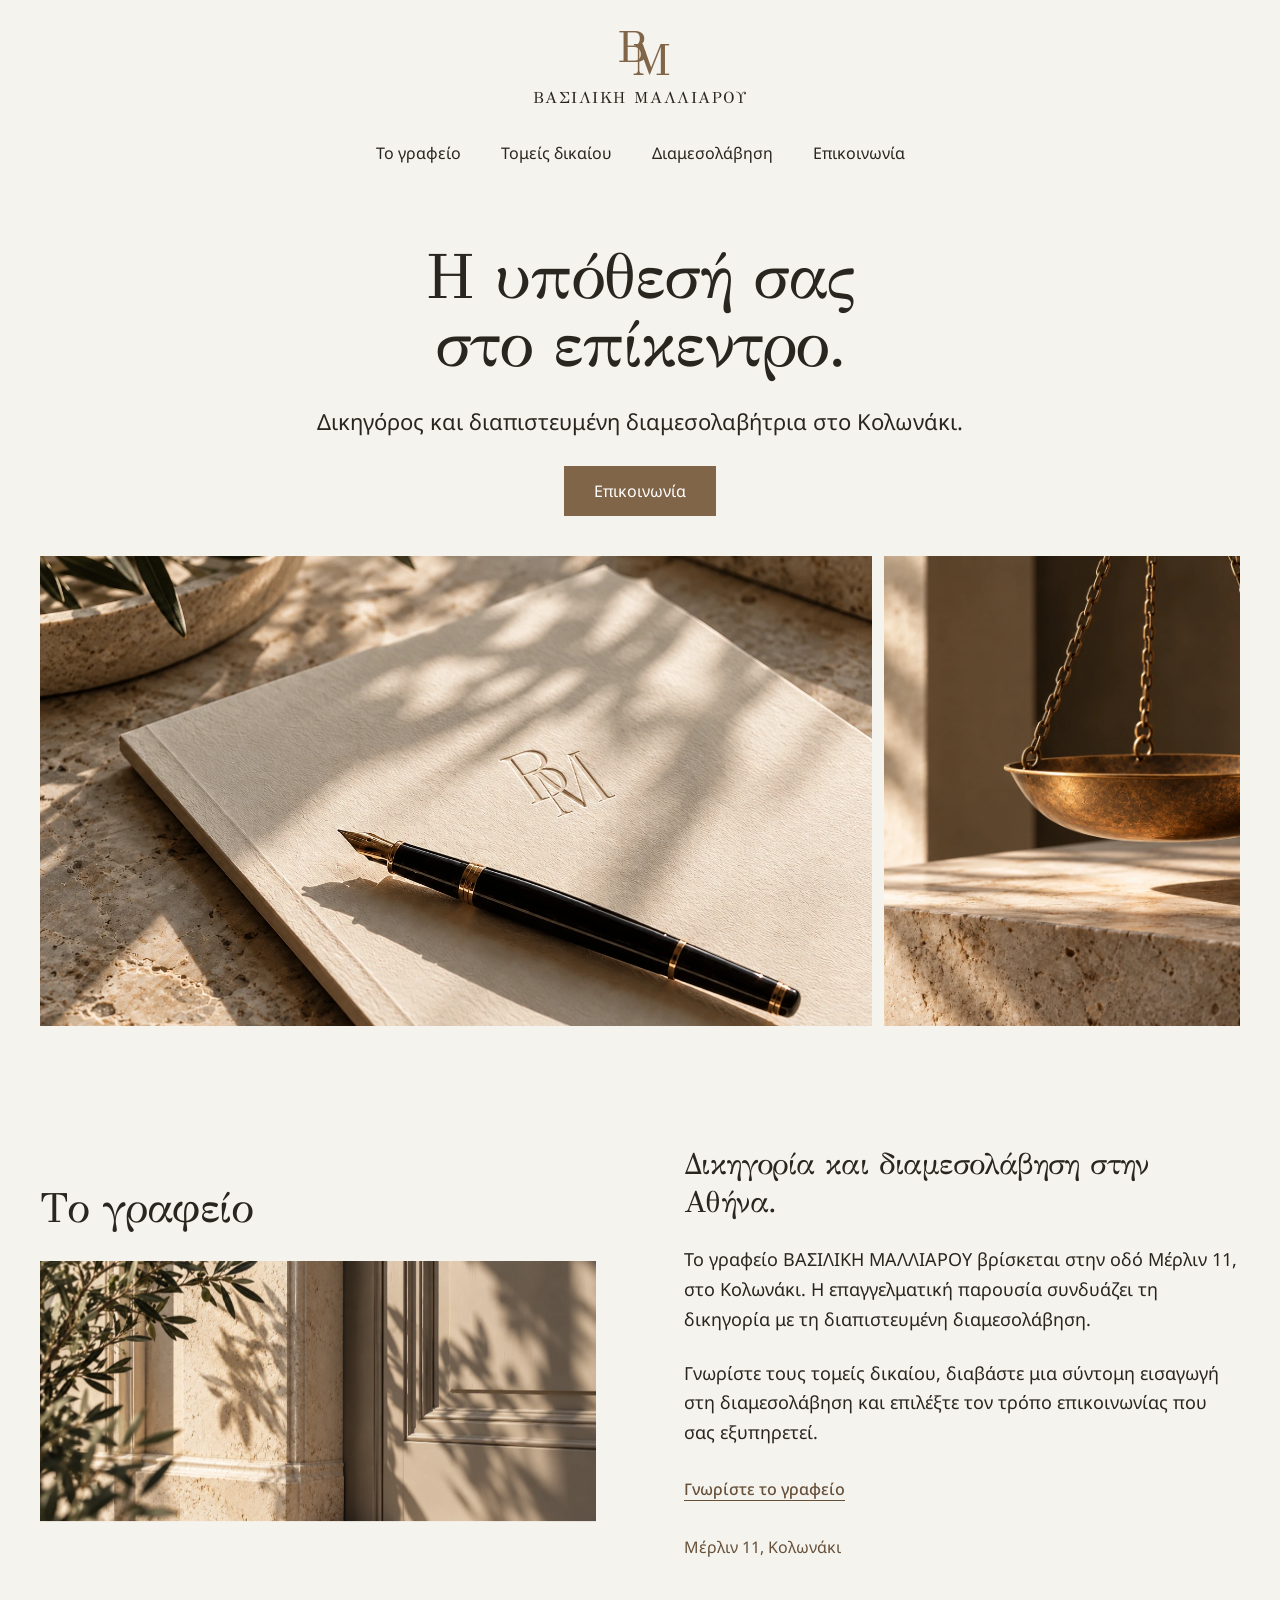
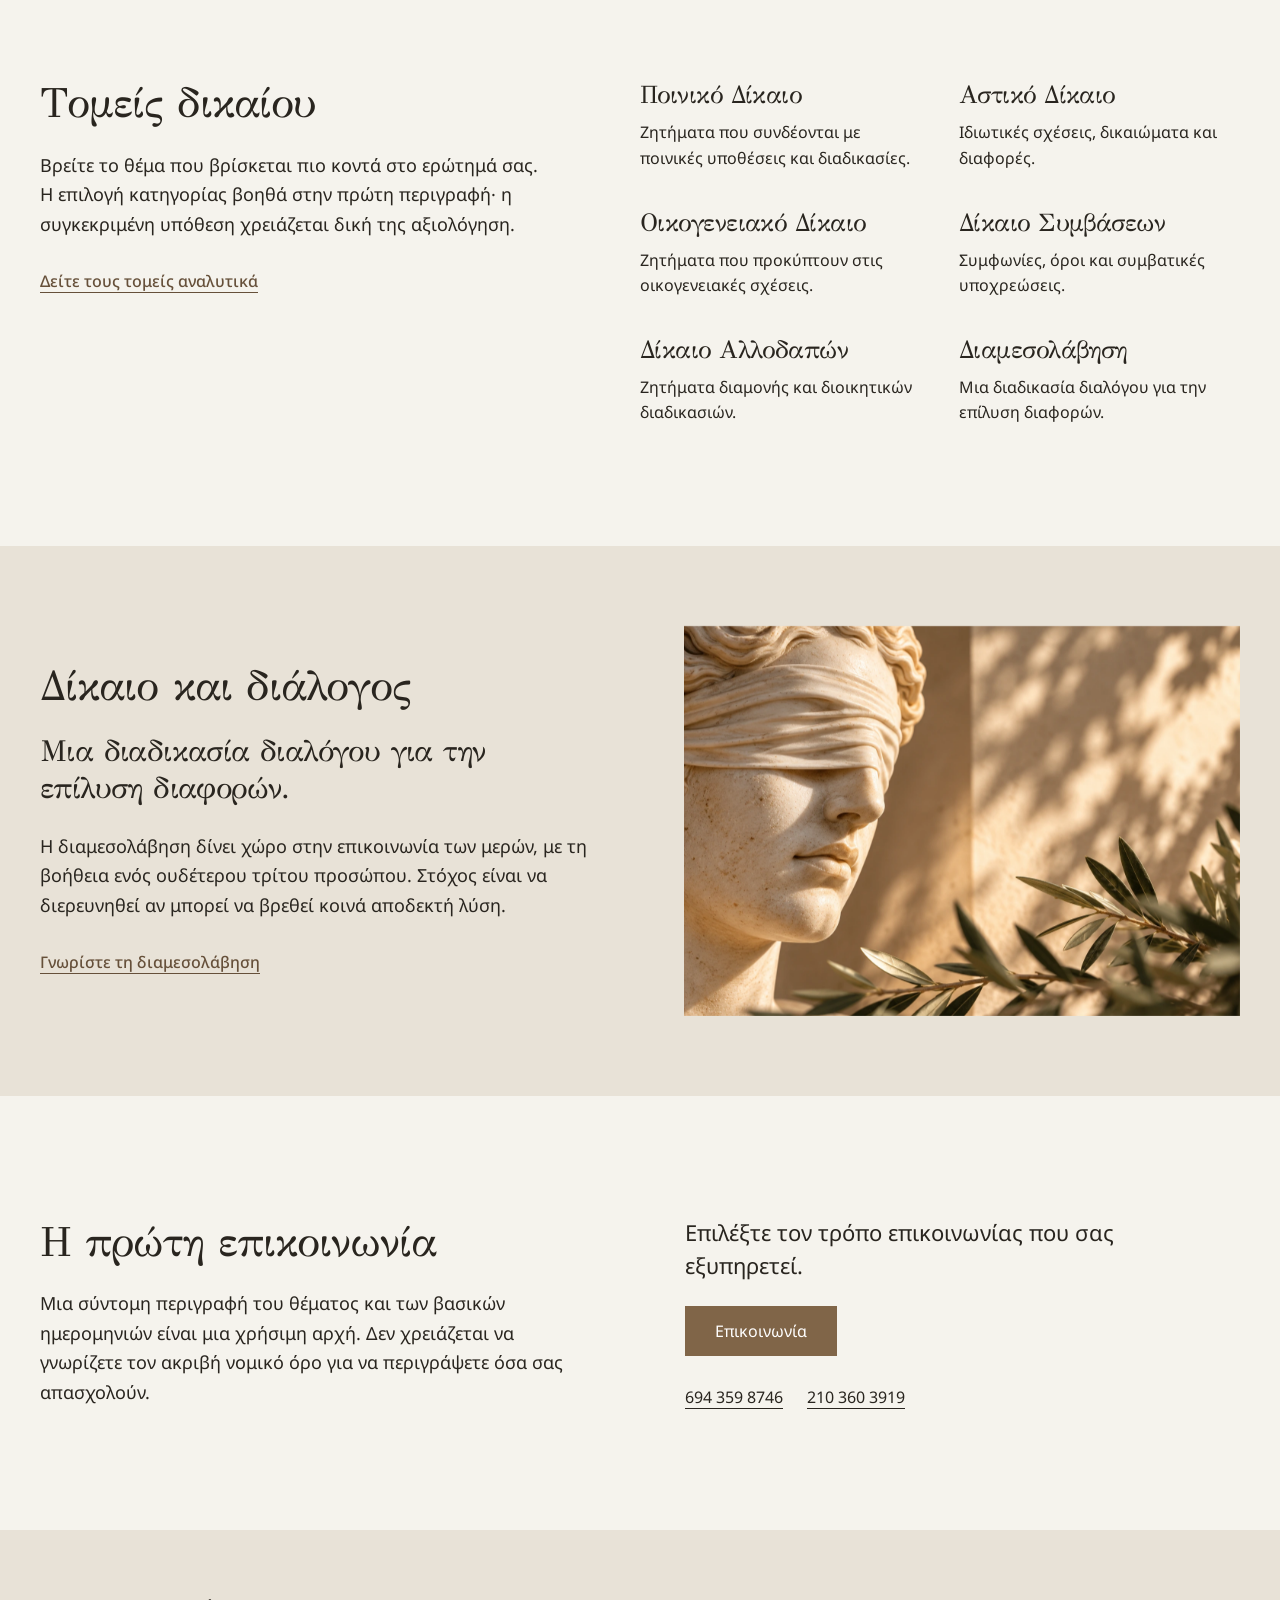
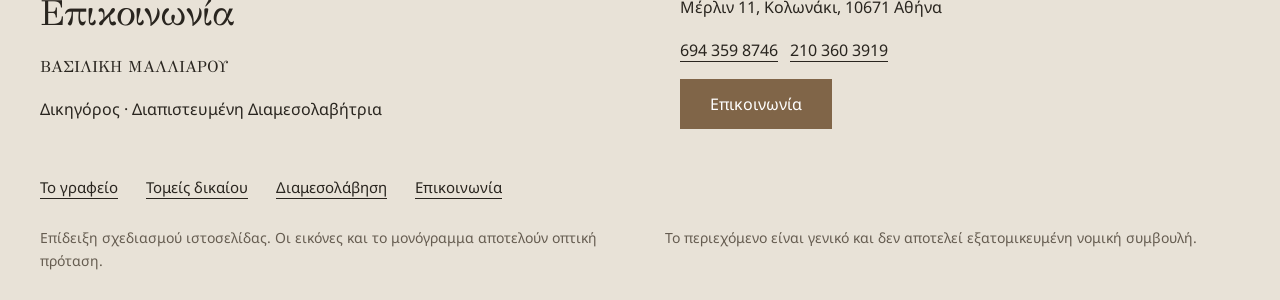
<file: site/index.html>
<!doctype html>
<html lang="el"><head><meta charset="utf-8"><meta name="viewport" content="width=device-width,initial-scale=1"><meta name="robots" content="noindex,nofollow"><meta name="description" content="Δικηγορία και διαπιστευμένη διαμεσολάβηση στο Κολωνάκι. Το γραφείο, οι τομείς δικαίου και η επικοινωνία."><title>ΒΑΣΙΛΙΚΗ ΜΑΛΛΙΑΡΟΥ | Δικηγόρος στο Κολωνάκι</title><link rel="icon" href="favicon.svg" type="image/svg+xml"><link rel="preload" href="assets/gfs-didot.ttf" as="font" type="font/ttf" crossorigin><link rel="preload" href="assets/noto-sans.ttf" as="font" type="font/ttf" crossorigin><link rel="stylesheet" href="styles.css"><script src="site.js" defer></script></head><body><a class="skip" href="#main">Μετάβαση στο περιεχόμενο</a><header class="site-header"><div class="wrap header-inner"><a class="brand reveal" href="index.html" aria-label="ΒΑΣΙΛΙΚΗ ΜΑΛΛΙΑΡΟΥ — Αρχική"><span class="monogram" aria-hidden="true"><span>Β</span><span>Μ</span></span><span class="brand-name">ΒΑΣΙΛΙΚΗ ΜΑΛΛΙΑΡΟΥ</span></a><button class="menu-toggle" type="button" aria-controls="navigation" aria-expanded="false">Μενού</button><nav class="primary-nav reveal" id="navigation" aria-label="Κύρια πλοήγηση" style="--delay:60ms"><a href="grafeio.html">Το γραφείο</a><a href="tomeis.html">Τομείς δικαίου</a><a href="diamesolavisi.html">Διαμεσολάβηση</a><a href="epikoinonia.html">Επικοινωνία</a></nav></div></header><main id="main"><div class="wrap"><section class="hero"><h1 class="reveal" style="--delay:120ms">Η υπόθεσή σας<br>στο επίκεντρο.</h1><p class="lead reveal" style="--delay:180ms">Δικηγόρος και διαπιστευμένη διαμεσολαβήτρια στο Κολωνάκι.</p><div class="reveal" style="--delay:240ms"><a class="button" href="epikoinonia.html">Επικοινωνία</a></div></section><div class="hero-diptych"><figure class=" reveal"><img src="assets/paper-pen.webp?v=bm-1" alt="" width="1600" height="1067" loading="eager" fetchpriority="high" decoding="async" style=""></figure><figure class=" reveal"><img src="assets/bronze-stone.webp?v=scales-1" alt="" width="1600" height="1067" loading="lazy" decoding="async" style=""></figure></div><section class="section split"><div><h2 class="reveal">Το γραφείο</h2><figure class="office-photo reveal"><img src="assets/light-door.webp" alt="" width="1600" height="1067" loading="lazy" decoding="async" style=""></figure></div><div class="reveal"><p class="statement">Δικηγορία και διαμεσολάβηση στην Αθήνα.</p><p>Το γραφείο ΒΑΣΙΛΙΚΗ ΜΑΛΛΙΑΡΟΥ βρίσκεται στην οδό Μέρλιν 11, στο Κολωνάκι. Η επαγγελματική παρουσία συνδυάζει τη δικηγορία με τη διαπιστευμένη διαμεσολάβηση.</p><p>Γνωρίστε τους τομείς δικαίου, διαβάστε μια σύντομη εισαγωγή στη διαμεσολάβηση και επιλέξτε τον τρόπο επικοινωνίας που σας εξυπηρετεί.</p><a class="text-link" href="grafeio.html">Γνωρίστε το γραφείο</a><p class="location">Μέρλιν 11, Κολωνάκι</p></div></section><section class="section practice-overview" style="padding-top:0"><div class="section-heading reveal"><h2>Τομείς δικαίου</h2><p>Βρείτε το θέμα που βρίσκεται πιο κοντά στο ερώτημά σας. Η επιλογή κατηγορίας βοηθά στην πρώτη περιγραφή· η συγκεκριμένη υπόθεση χρειάζεται δική της αξιολόγηση.</p><a class="text-link" href="tomeis.html">Δείτε τους τομείς αναλυτικά</a></div><div class="practice-links"><a class="reveal" href="tomeis.html#poiniko"><h3>Ποινικό Δίκαιο</h3><p>Ζητήματα που συνδέονται με ποινικές υποθέσεις και διαδικασίες.</p></a><a class="reveal" href="tomeis.html#astiko"><h3>Αστικό Δίκαιο</h3><p>Ιδιωτικές σχέσεις, δικαιώματα και διαφορές.</p></a><a class="reveal" href="tomeis.html#oikogeneiako"><h3>Οικογενειακό Δίκαιο</h3><p>Ζητήματα που προκύπτουν στις οικογενειακές σχέσεις.</p></a><a class="reveal" href="tomeis.html#symvaseis"><h3>Δίκαιο Συμβάσεων</h3><p>Συμφωνίες, όροι και συμβατικές υποχρεώσεις.</p></a><a class="reveal" href="tomeis.html#allodapon"><h3>Δίκαιο Αλλοδαπών</h3><p>Ζητήματα διαμονής και διοικητικών διαδικασιών.</p></a><a class="reveal" href="tomeis.html#diamesolavisi"><h3>Διαμεσολάβηση</h3><p>Μια διαδικασία διαλόγου για την επίλυση διαφορών.</p></a></div></section></div><section class="tone"><div class="wrap split"><div class="reveal"><h2>Δίκαιο και διάλογος</h2><p class="statement">Μια διαδικασία διαλόγου για την επίλυση διαφορών.</p><p>Η διαμεσολάβηση δίνει χώρο στην επικοινωνία των μερών, με τη βοήθεια ενός ουδέτερου τρίτου προσώπου. Στόχος είναι να διερευνηθεί αν μπορεί να βρεθεί κοινά αποδεκτή λύση.</p><a class="text-link" href="diamesolavisi.html">Γνωρίστε τη διαμεσολάβηση</a></div><figure class="feature-photo reveal"><img src="assets/quiet-table.webp?v=justice-olive-1" alt="" width="1600" height="1067" loading="lazy" decoding="async" style="object-position:left center"></figure></div></section><section class="section wrap contact-close"><div class="reveal"><h2>Η πρώτη επικοινωνία</h2><p>Μια σύντομη περιγραφή του θέματος και των βασικών ημερομηνιών είναι μια χρήσιμη αρχή. Δεν χρειάζεται να γνωρίζετε τον ακριβή νομικό όρο για να περιγράψετε όσα σας απασχολούν.</p></div><div class="reveal"><p class="lead">Επιλέξτε τον τρόπο επικοινωνίας που σας εξυπηρετεί.</p><a class="button" href="epikoinonia.html">Επικοινωνία</a><div class="contact-inline"><a href="tel:+306943598746">694 359 8746</a><a href="tel:+302103603919">210 360 3919</a></div></div></section></main><footer class="site-footer"><div class="wrap"><div class="footer-main"><div><h2>Επικοινωνία</h2><p class="footer-brand">ΒΑΣΙΛΙΚΗ ΜΑΛΛΙΑΡΟΥ</p><p>Δικηγόρος · Διαπιστευμένη Διαμεσολαβήτρια</p></div><div><p>Μέρλιν 11, Κολωνάκι, 10671 Αθήνα</p><p><a href="tel:+306943598746">694 359 8746</a> &nbsp; <a href="tel:+302103603919">210 360 3919</a></p><a class="button" href="epikoinonia.html">Επικοινωνία</a></div></div><nav class="footer-links" aria-label="Πλοήγηση υποσέλιδου"><a href="grafeio.html">Το γραφείο</a><a href="tomeis.html">Τομείς δικαίου</a><a href="diamesolavisi.html">Διαμεσολάβηση</a><a href="epikoinonia.html">Επικοινωνία</a></nav><div class="footer-notes"><p>Επίδειξη σχεδιασμού ιστοσελίδας. Οι εικόνες και το μονόγραμμα αποτελούν οπτική πρόταση.</p><p>Το περιεχόμενο είναι γενικό και δεν αποτελεί εξατομικευμένη νομική συμβουλή.</p></div></div></footer>
<!-- Cloudflare Web Analytics --><script type='module' src='https://static.cloudflareinsights.com/beacon.min.js' data-cf-beacon='{"token": "725f705bd67242419c5879c12c31735f"}'></script><!-- End Cloudflare Web Analytics -->
</body></html>
</file>
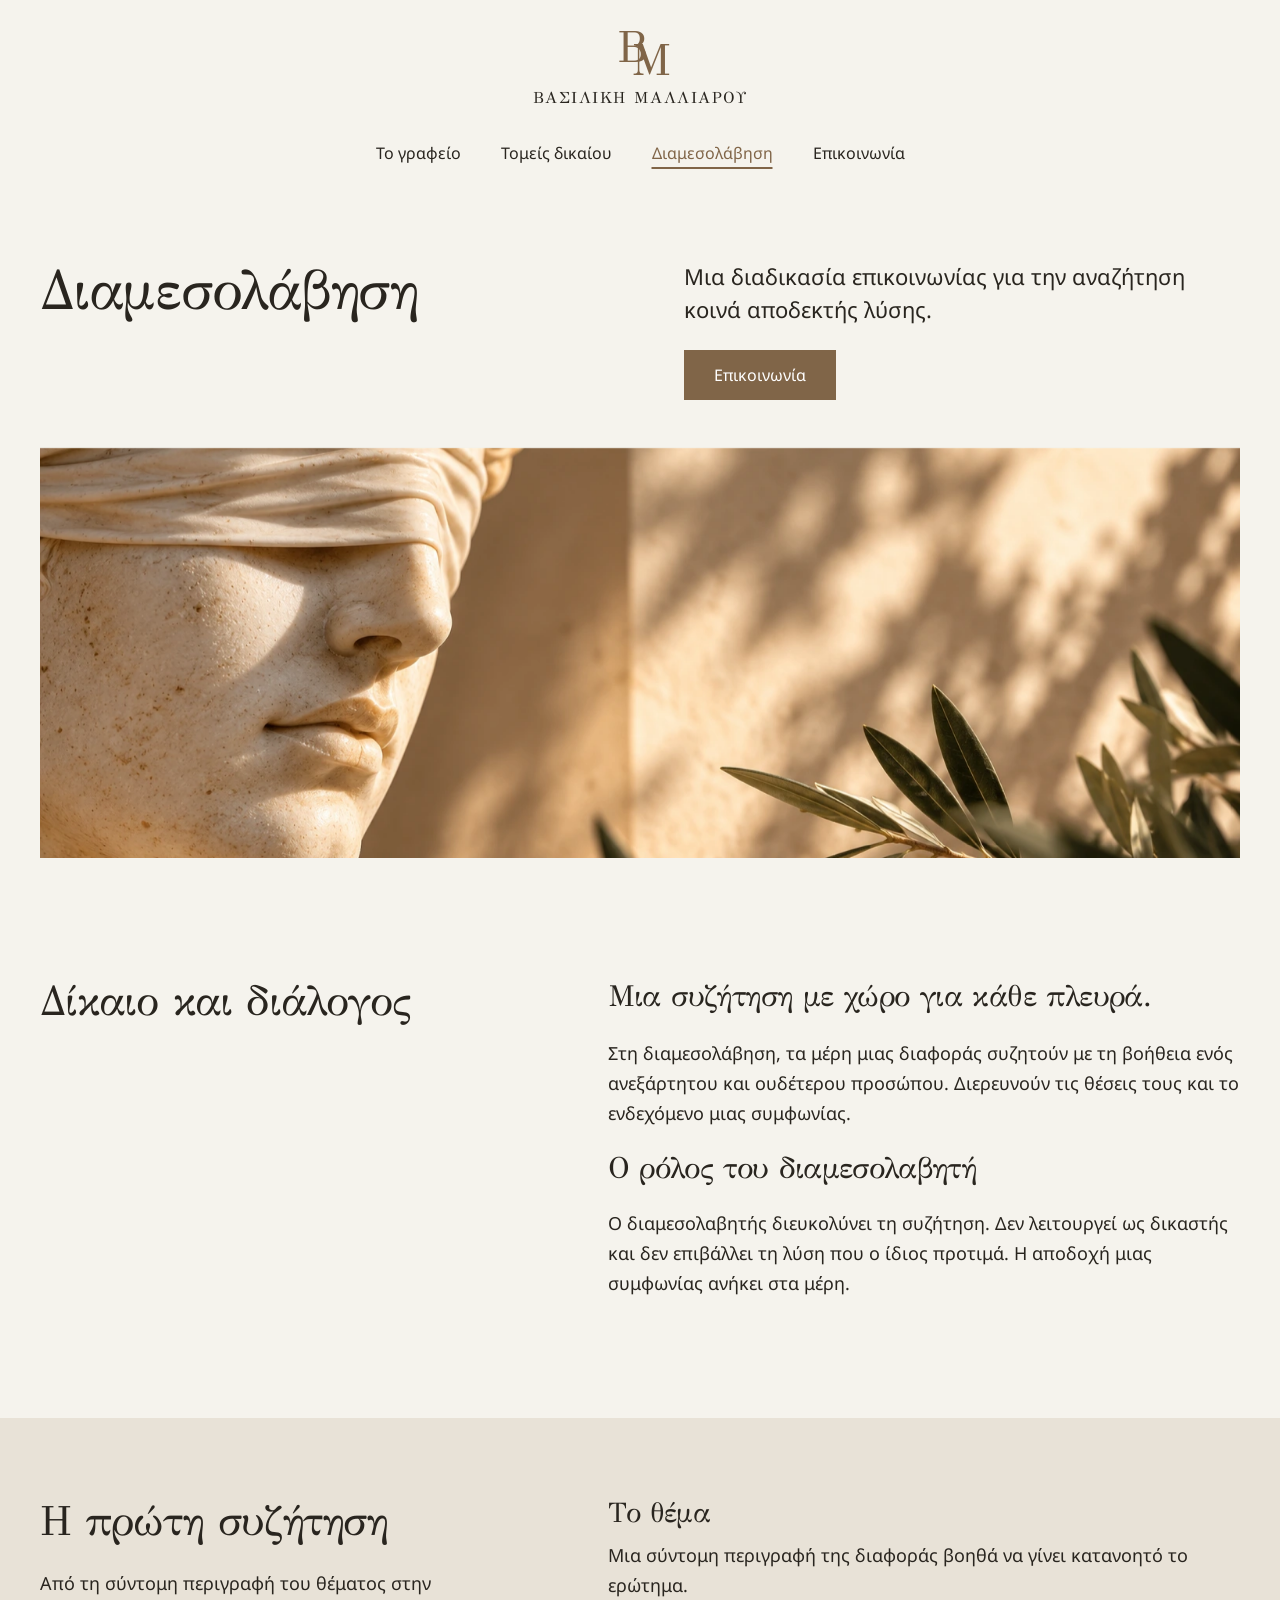
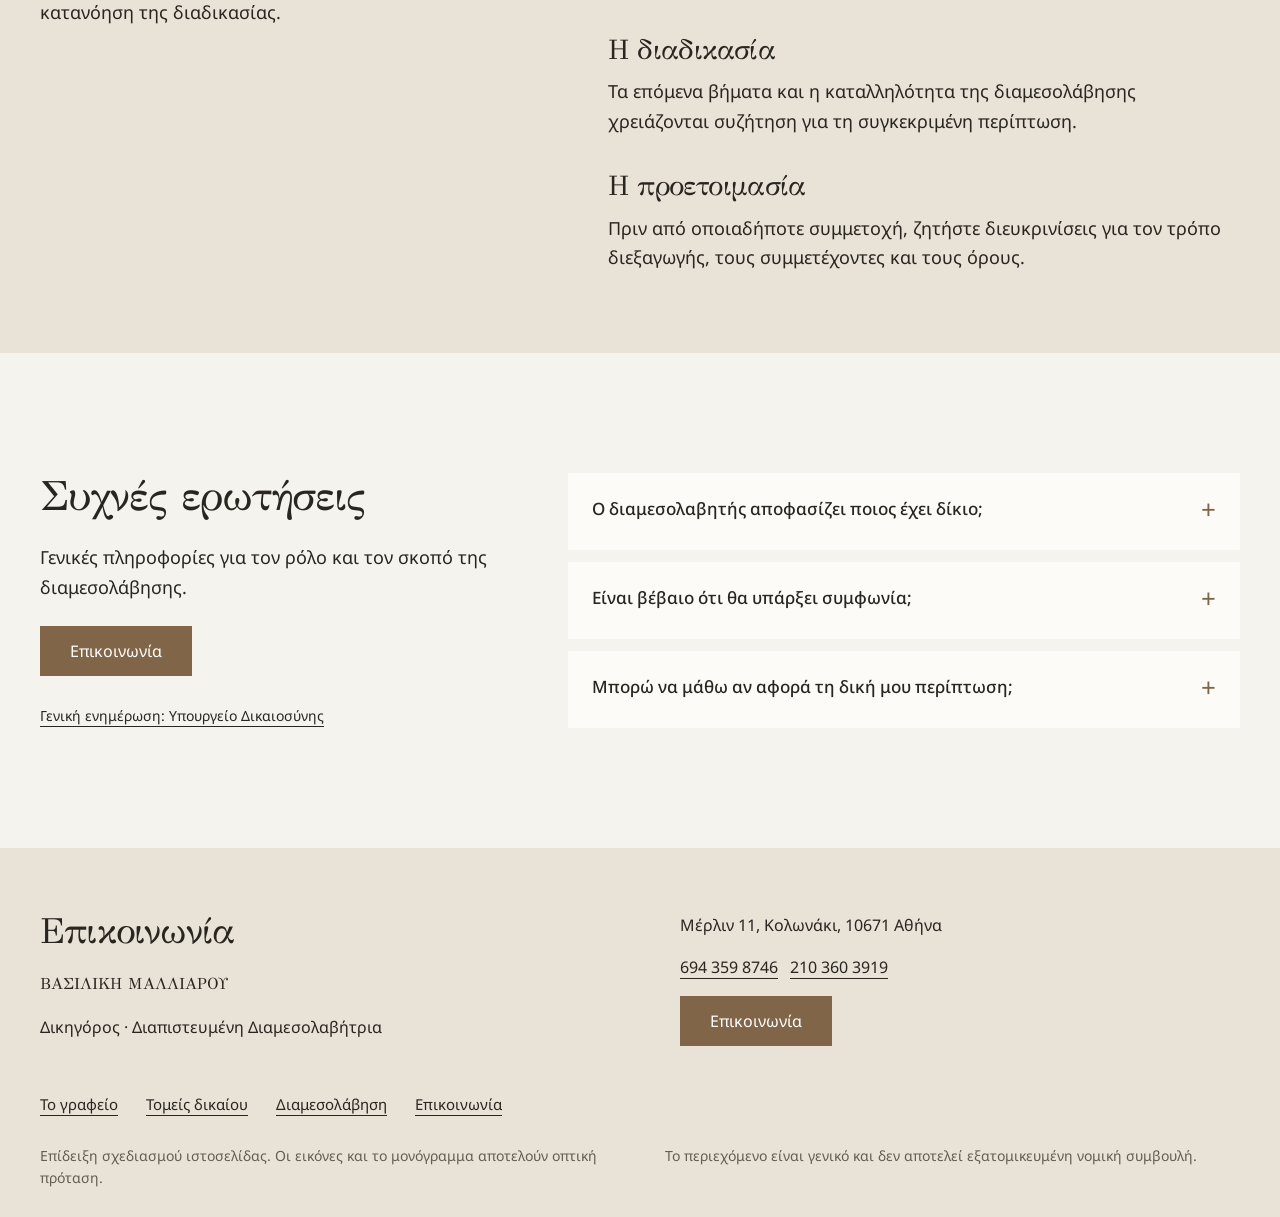
<file: site/diamesolavisi.html>
<!doctype html>
<html lang="el"><head><meta charset="utf-8"><meta name="viewport" content="width=device-width,initial-scale=1"><meta name="robots" content="noindex,nofollow"><meta name="description" content="Τι είναι η διαμεσολάβηση, ο ρόλος του διαμεσολαβητή και η πρώτη συζήτηση."><title>Διαμεσολάβηση | ΒΑΣΙΛΙΚΗ ΜΑΛΛΙΑΡΟΥ</title><link rel="icon" href="favicon.svg" type="image/svg+xml"><link rel="preload" href="assets/gfs-didot.ttf" as="font" type="font/ttf" crossorigin><link rel="preload" href="assets/noto-sans.ttf" as="font" type="font/ttf" crossorigin><link rel="stylesheet" href="styles.css"><script src="site.js" defer></script></head><body><a class="skip" href="#main">Μετάβαση στο περιεχόμενο</a><header class="site-header"><div class="wrap header-inner"><a class="brand reveal" href="index.html" aria-label="ΒΑΣΙΛΙΚΗ ΜΑΛΛΙΑΡΟΥ — Αρχική"><span class="monogram" aria-hidden="true"><span>Β</span><span>Μ</span></span><span class="brand-name">ΒΑΣΙΛΙΚΗ ΜΑΛΛΙΑΡΟΥ</span></a><button class="menu-toggle" type="button" aria-controls="navigation" aria-expanded="false">Μενού</button><nav class="primary-nav reveal" id="navigation" aria-label="Κύρια πλοήγηση" style="--delay:60ms"><a href="grafeio.html">Το γραφείο</a><a href="tomeis.html">Τομείς δικαίου</a><a href="diamesolavisi.html" aria-current="page">Διαμεσολάβηση</a><a href="epikoinonia.html">Επικοινωνία</a></nav></div></header><main id="main"><div class="wrap"><section class="page-hero"><h1 class="reveal">Διαμεσολάβηση</h1><div class="reveal"><p class="lead">Μια διαδικασία επικοινωνίας για την αναζήτηση κοινά αποδεκτής λύσης.</p><a class="button" href="epikoinonia.html?thema=diamesolavisi">Επικοινωνία</a></div></section><figure class="mediation-image reveal"><img src="assets/quiet-table.webp?v=justice-olive-1" alt="" width="1600" height="1067" loading="eager" fetchpriority="high" decoding="async" style="object-position:left center"></figure><section class="section reading-split"><div class="reveal"><h2>Δίκαιο και διάλογος</h2></div><div class="reveal"><p class="statement">Μια συζήτηση με χώρο για κάθε πλευρά.</p><p>Στη διαμεσολάβηση, τα μέρη μιας διαφοράς συζητούν με τη βοήθεια ενός ανεξάρτητου και ουδέτερου προσώπου. Διερευνούν τις θέσεις τους και το ενδεχόμενο μιας συμφωνίας.</p><h3>Ο ρόλος του διαμεσολαβητή</h3><p>Ο διαμεσολαβητής διευκολύνει τη συζήτηση. Δεν λειτουργεί ως δικαστής και δεν επιβάλλει τη λύση που ο ίδιος προτιμά. Η αποδοχή μιας συμφωνίας ανήκει στα μέρη.</p></div></section></div><section class="tone"><div class="wrap reading-split"><div class="reveal"><h2>Η πρώτη συζήτηση</h2><p>Από τη σύντομη περιγραφή του θέματος στην κατανόηση της διαδικασίας.</p></div><ul class="process-list"><li class="reveal"><h3>Το θέμα</h3><p>Μια σύντομη περιγραφή της διαφοράς βοηθά να γίνει κατανοητό το ερώτημα.</p></li><li class="reveal"><h3>Η διαδικασία</h3><p>Τα επόμενα βήματα και η καταλληλότητα της διαμεσολάβησης χρειάζονται συζήτηση για τη συγκεκριμένη περίπτωση.</p></li><li class="reveal"><h3>Η προετοιμασία</h3><p>Πριν από οποιαδήποτε συμμετοχή, ζητήστε διευκρινίσεις για τον τρόπο διεξαγωγής, τους συμμετέχοντες και τους όρους.</p></li></ul></div></section><section class="section wrap faq-layout"><div class="reveal"><h2>Συχνές ερωτήσεις</h2><p>Γενικές πληροφορίες για τον ρόλο και τον σκοπό της διαμεσολάβησης.</p><a class="button" href="epikoinonia.html?thema=diamesolavisi">Επικοινωνία</a><p class="source-link"><a href="https://www.diamesolavisi.gov.gr/syxnes-erotiseis" target="_blank" rel="noopener noreferrer">Γενική ενημέρωση: Υπουργείο Δικαιοσύνης</a></p></div><div class="faq-list"><details><summary>Ο διαμεσολαβητής αποφασίζει ποιος έχει δίκιο;</summary><p>Όχι. Ο ρόλος του είναι να βοηθά την επικοινωνία και τη διαπραγμάτευση, όχι να εκδίδει απόφαση.</p></details><details><summary>Είναι βέβαιο ότι θα υπάρξει συμφωνία;</summary><p>Όχι. Η συμφωνία δεν είναι εγγυημένη· εξαρτάται από τα μέρη και από το αν βρίσκουν μια αποδεκτή λύση.</p></details><details><summary>Μπορώ να μάθω αν αφορά τη δική μου περίπτωση;</summary><p>Χρειάζεται συζήτηση για τα συγκεκριμένα δεδομένα. Η γενική παρουσίαση αυτής της σελίδας δεν απαντά σε εξατομικευμένα νομικά ερωτήματα.</p></details></div></section></main><footer class="site-footer"><div class="wrap"><div class="footer-main"><div><h2>Επικοινωνία</h2><p class="footer-brand">ΒΑΣΙΛΙΚΗ ΜΑΛΛΙΑΡΟΥ</p><p>Δικηγόρος · Διαπιστευμένη Διαμεσολαβήτρια</p></div><div><p>Μέρλιν 11, Κολωνάκι, 10671 Αθήνα</p><p><a href="tel:+306943598746">694 359 8746</a> &nbsp; <a href="tel:+302103603919">210 360 3919</a></p><a class="button" href="epikoinonia.html">Επικοινωνία</a></div></div><nav class="footer-links" aria-label="Πλοήγηση υποσέλιδου"><a href="grafeio.html">Το γραφείο</a><a href="tomeis.html">Τομείς δικαίου</a><a href="diamesolavisi.html" aria-current="page">Διαμεσολάβηση</a><a href="epikoinonia.html">Επικοινωνία</a></nav><div class="footer-notes"><p>Επίδειξη σχεδιασμού ιστοσελίδας. Οι εικόνες και το μονόγραμμα αποτελούν οπτική πρόταση.</p><p>Το περιεχόμενο είναι γενικό και δεν αποτελεί εξατομικευμένη νομική συμβουλή.</p></div></div></footer>
<!-- Cloudflare Web Analytics --><script type='module' src='https://static.cloudflareinsights.com/beacon.min.js' data-cf-beacon='{"token": "725f705bd67242419c5879c12c31735f"}'></script><!-- End Cloudflare Web Analytics -->
</body></html>
</file>
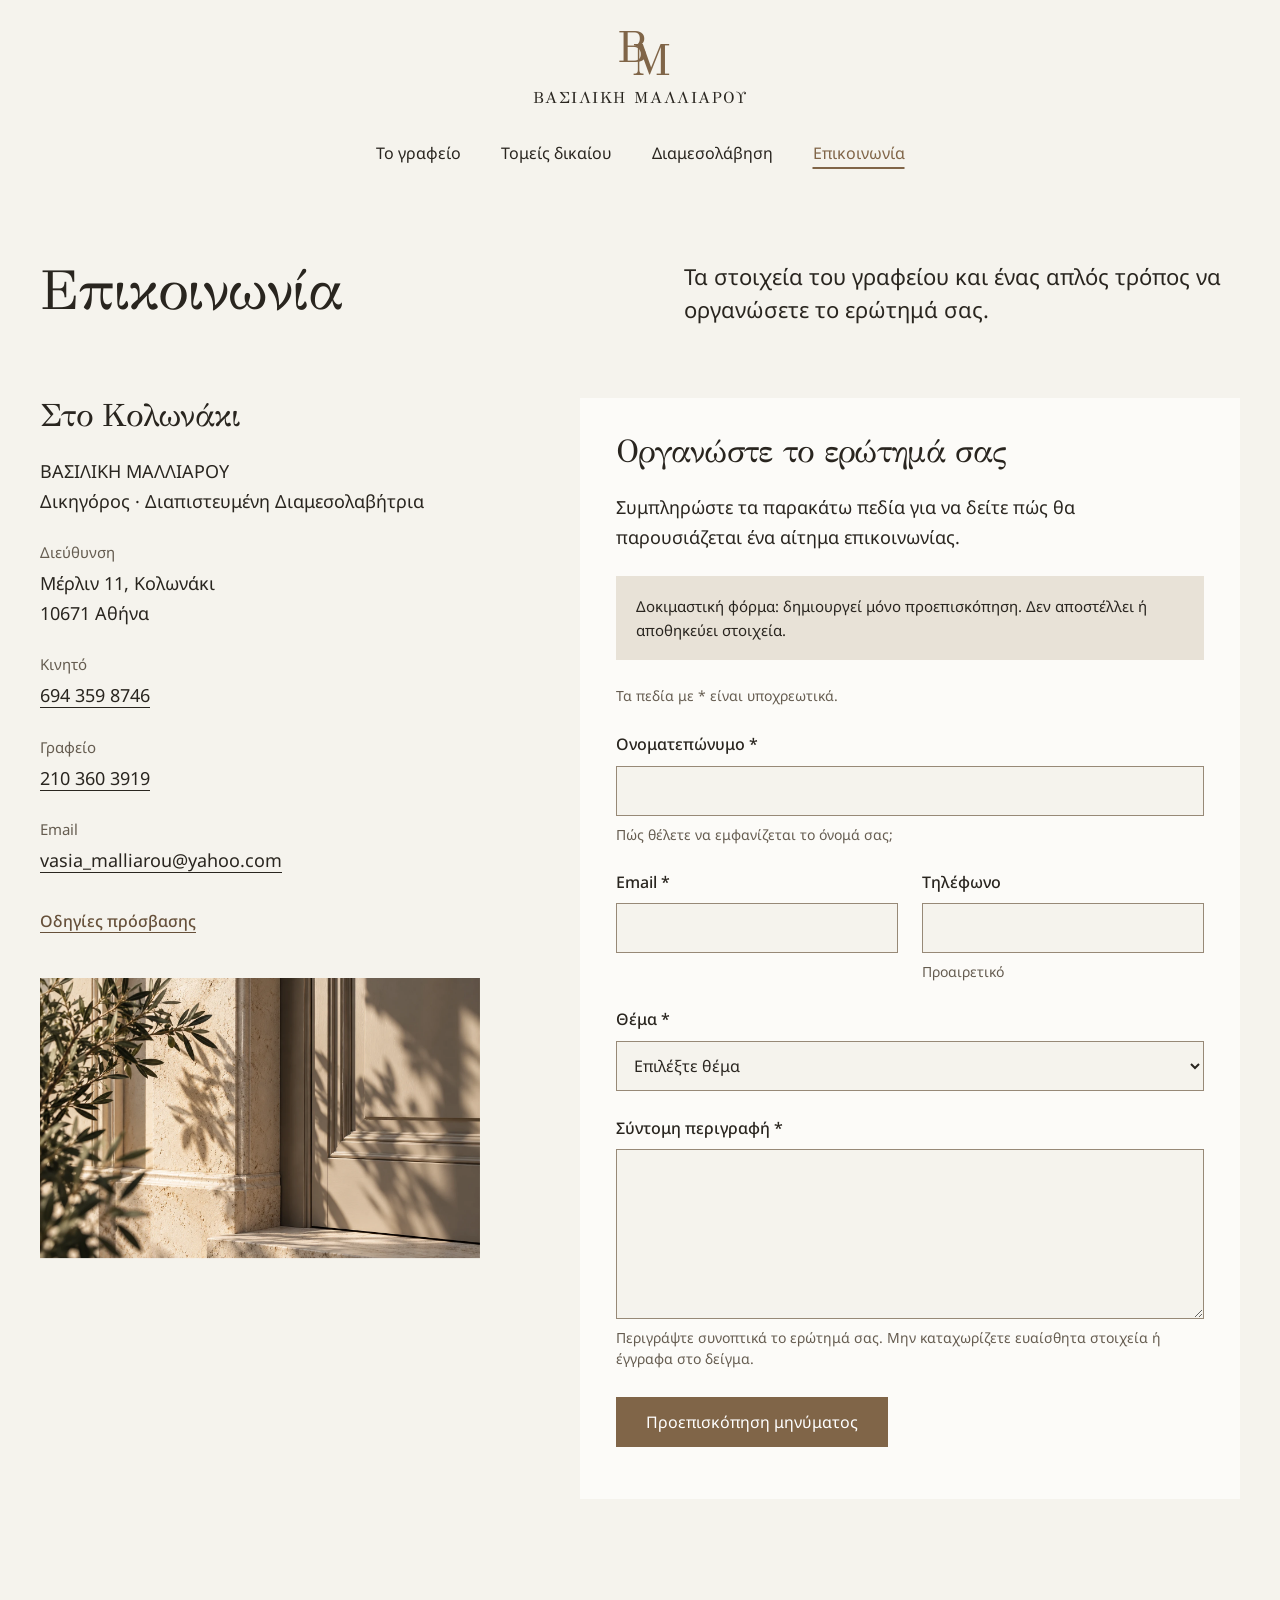
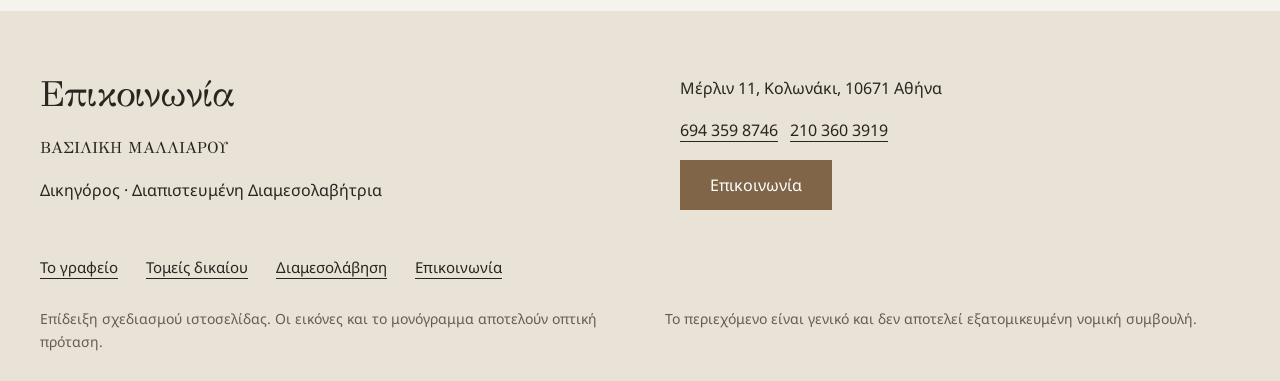
<file: site/epikoinonia.html>
<!doctype html>
<html lang="el"><head><meta charset="utf-8"><meta name="viewport" content="width=device-width,initial-scale=1"><meta name="robots" content="noindex,nofollow"><meta name="description" content="Στοιχεία επικοινωνίας του γραφείου στη Μέρλιν 11, Κολωνάκι, και δοκιμαστική προεπισκόπηση αιτήματος."><title>Επικοινωνία | ΒΑΣΙΛΙΚΗ ΜΑΛΛΙΑΡΟΥ</title><link rel="icon" href="favicon.svg" type="image/svg+xml"><link rel="preload" href="assets/gfs-didot.ttf" as="font" type="font/ttf" crossorigin><link rel="preload" href="assets/noto-sans.ttf" as="font" type="font/ttf" crossorigin><link rel="stylesheet" href="styles.css"><script src="site.js" defer></script></head><body><a class="skip" href="#main">Μετάβαση στο περιεχόμενο</a><header class="site-header"><div class="wrap header-inner"><a class="brand reveal" href="index.html" aria-label="ΒΑΣΙΛΙΚΗ ΜΑΛΛΙΑΡΟΥ — Αρχική"><span class="monogram" aria-hidden="true"><span>Β</span><span>Μ</span></span><span class="brand-name">ΒΑΣΙΛΙΚΗ ΜΑΛΛΙΑΡΟΥ</span></a><button class="menu-toggle" type="button" aria-controls="navigation" aria-expanded="false">Μενού</button><nav class="primary-nav reveal" id="navigation" aria-label="Κύρια πλοήγηση" style="--delay:60ms"><a href="grafeio.html">Το γραφείο</a><a href="tomeis.html">Τομείς δικαίου</a><a href="diamesolavisi.html">Διαμεσολάβηση</a><a href="epikoinonia.html" aria-current="page">Επικοινωνία</a></nav></div></header><main id="main"><div class="wrap"><section class="page-hero"><h1 class="reveal">Επικοινωνία</h1><p class="lead reveal">Τα στοιχεία του γραφείου και ένας απλός τρόπος να οργανώσετε το ερώτημά σας.</p></section><div class="contact-layout"><section class="contact-details"><h2 class="reveal">Στο Κολωνάκι</h2><p class="reveal">ΒΑΣΙΛΙΚΗ ΜΑΛΛΙΑΡΟΥ<br>Δικηγόρος · Διαπιστευμένη Διαμεσολαβήτρια</p><dl class="address-list reveal"><dt>Διεύθυνση</dt><dd>Μέρλιν 11, Κολωνάκι<br>10671 Αθήνα</dd><dt>Κινητό</dt><dd><a href="tel:+306943598746">694 359 8746</a></dd><dt>Γραφείο</dt><dd><a href="tel:+302103603919">210 360 3919</a></dd><dt>Email</dt><dd><a href="mailto:vasia_malliarou@yahoo.com">vasia_malliarou@yahoo.com</a></dd></dl><p style="margin-top:28px"><a class="text-link" href="https://www.google.com/maps/search/?api=1&amp;query=%CE%9C%CE%AD%CF%81%CE%BB%CE%B9%CE%BD+11%2C+%CE%9A%CE%BF%CE%BB%CF%89%CE%BD%CE%AC%CE%BA%CE%B9%2C+%CE%91%CE%B8%CE%AE%CE%BD%CE%B1">Οδηγίες πρόσβασης</a></p><figure class="contact-photo reveal"><img src="assets/light-door.webp" alt="" width="1600" height="1067" loading="lazy" decoding="async" style=""></figure></section><section class="form-panel"><h2>Οργανώστε το ερώτημά σας</h2><p>Συμπληρώστε τα παρακάτω πεδία για να δείτε πώς θα παρουσιάζεται ένα αίτημα επικοινωνίας.</p><p class="demo-notice" id="demo-notice">Δοκιμαστική φόρμα: δημιουργεί μόνο προεπισκόπηση. Δεν αποστέλλει ή αποθηκεύει στοιχεία.</p><noscript><p class="demo-notice">Η δοκιμαστική προεπισκόπηση χρειάζεται JavaScript. Μπορείτε να επικοινωνήσετε απευθείας από τα τηλέφωνα ή το email που αναγράφονται σε αυτή τη σελίδα.</p></noscript><p class="form-note">Τα πεδία με * είναι υποχρεωτικά.</p><form id="enquiry-form" action="#enquiry-form" novalidate aria-describedby="demo-notice"><fieldset id="form-fields" disabled><legend class="visually-hidden">Στοιχεία αιτήματος επικοινωνίας</legend><div class="form-grid"><div class="field full"><label for="name">Ονοματεπώνυμο *</label><input id="name" type="text" autocomplete="name" required minlength="2" maxlength="80" aria-describedby="name-hint name-error"><p class="hint" id="name-hint">Πώς θέλετε να εμφανίζεται το όνομά σας;</p><p class="error" id="name-error"></p></div><div class="field"><label for="email">Email *</label><input id="email" type="email" autocomplete="email" required maxlength="254" aria-describedby="email-error"><p class="error" id="email-error"></p></div><div class="field"><label for="phone">Τηλέφωνο</label><input id="phone" type="tel" autocomplete="tel" maxlength="24" aria-describedby="phone-hint phone-error"><p class="hint" id="phone-hint">Προαιρετικό</p><p class="error" id="phone-error"></p></div><div class="field full"><label for="topic">Θέμα *</label><select id="topic" required aria-describedby="topic-error"><option value="">Επιλέξτε θέμα</option><option value="poiniko">Ποινικό Δίκαιο</option><option value="astiko">Αστικό Δίκαιο</option><option value="oikogeneiako">Οικογενειακό Δίκαιο</option><option value="symvaseis">Δίκαιο Συμβάσεων</option><option value="allodapon">Δίκαιο Αλλοδαπών</option><option value="diamesolavisi">Διαμεσολάβηση</option><option value="allo">Άλλο θέμα / Δεν είμαι βέβαιος</option></select><p class="error" id="topic-error"></p></div><div class="field full"><label for="message">Σύντομη περιγραφή *</label><textarea id="message" rows="6" required minlength="20" maxlength="1500" aria-describedby="message-hint message-error"></textarea><p class="hint" id="message-hint">Περιγράψτε συνοπτικά το ερώτημά σας. Μην καταχωρίζετε ευαίσθητα στοιχεία ή έγγραφα στο δείγμα.</p><p class="error" id="message-error"></p></div></div><p class="form-summary" id="form-summary" role="alert"></p><div class="form-actions"><button class="button" type="submit">Προεπισκόπηση μηνύματος</button></div></fieldset></form><p class="form-status" id="form-status" role="status" aria-live="polite"></p><section class="preview" id="request-preview" aria-labelledby="preview-heading" hidden><h3 id="preview-heading" tabindex="-1">Προεπισκόπηση μηνύματος</h3><p class="preview-status">Το μήνυμα δεν στάλθηκε.</p><p class="small">Αυτή είναι μια δοκιμαστική προεπισκόπηση των στοιχείων που συμπληρώσατε. Για πραγματική επικοινωνία, χρησιμοποιήστε το τηλέφωνο ή το email του γραφείου.</p><dl id="preview-values"></dl><div class="form-actions"><button class="button" type="button" id="edit-request">Επεξεργασία</button><button class="button secondary" type="button" id="clear-request">Καθαρισμός</button></div></section></section></div></div></main><footer class="site-footer"><div class="wrap"><div class="footer-main"><div><h2>Επικοινωνία</h2><p class="footer-brand">ΒΑΣΙΛΙΚΗ ΜΑΛΛΙΑΡΟΥ</p><p>Δικηγόρος · Διαπιστευμένη Διαμεσολαβήτρια</p></div><div><p>Μέρλιν 11, Κολωνάκι, 10671 Αθήνα</p><p><a href="tel:+306943598746">694 359 8746</a> &nbsp; <a href="tel:+302103603919">210 360 3919</a></p><a class="button" href="epikoinonia.html">Επικοινωνία</a></div></div><nav class="footer-links" aria-label="Πλοήγηση υποσέλιδου"><a href="grafeio.html">Το γραφείο</a><a href="tomeis.html">Τομείς δικαίου</a><a href="diamesolavisi.html">Διαμεσολάβηση</a><a href="epikoinonia.html" aria-current="page">Επικοινωνία</a></nav><div class="footer-notes"><p>Επίδειξη σχεδιασμού ιστοσελίδας. Οι εικόνες και το μονόγραμμα αποτελούν οπτική πρόταση.</p><p>Το περιεχόμενο είναι γενικό και δεν αποτελεί εξατομικευμένη νομική συμβουλή.</p></div></div></footer>
<!-- Cloudflare Web Analytics --><script type='module' src='https://static.cloudflareinsights.com/beacon.min.js' data-cf-beacon='{"token": "725f705bd67242419c5879c12c31735f"}'></script><!-- End Cloudflare Web Analytics -->
</body></html>
</file>
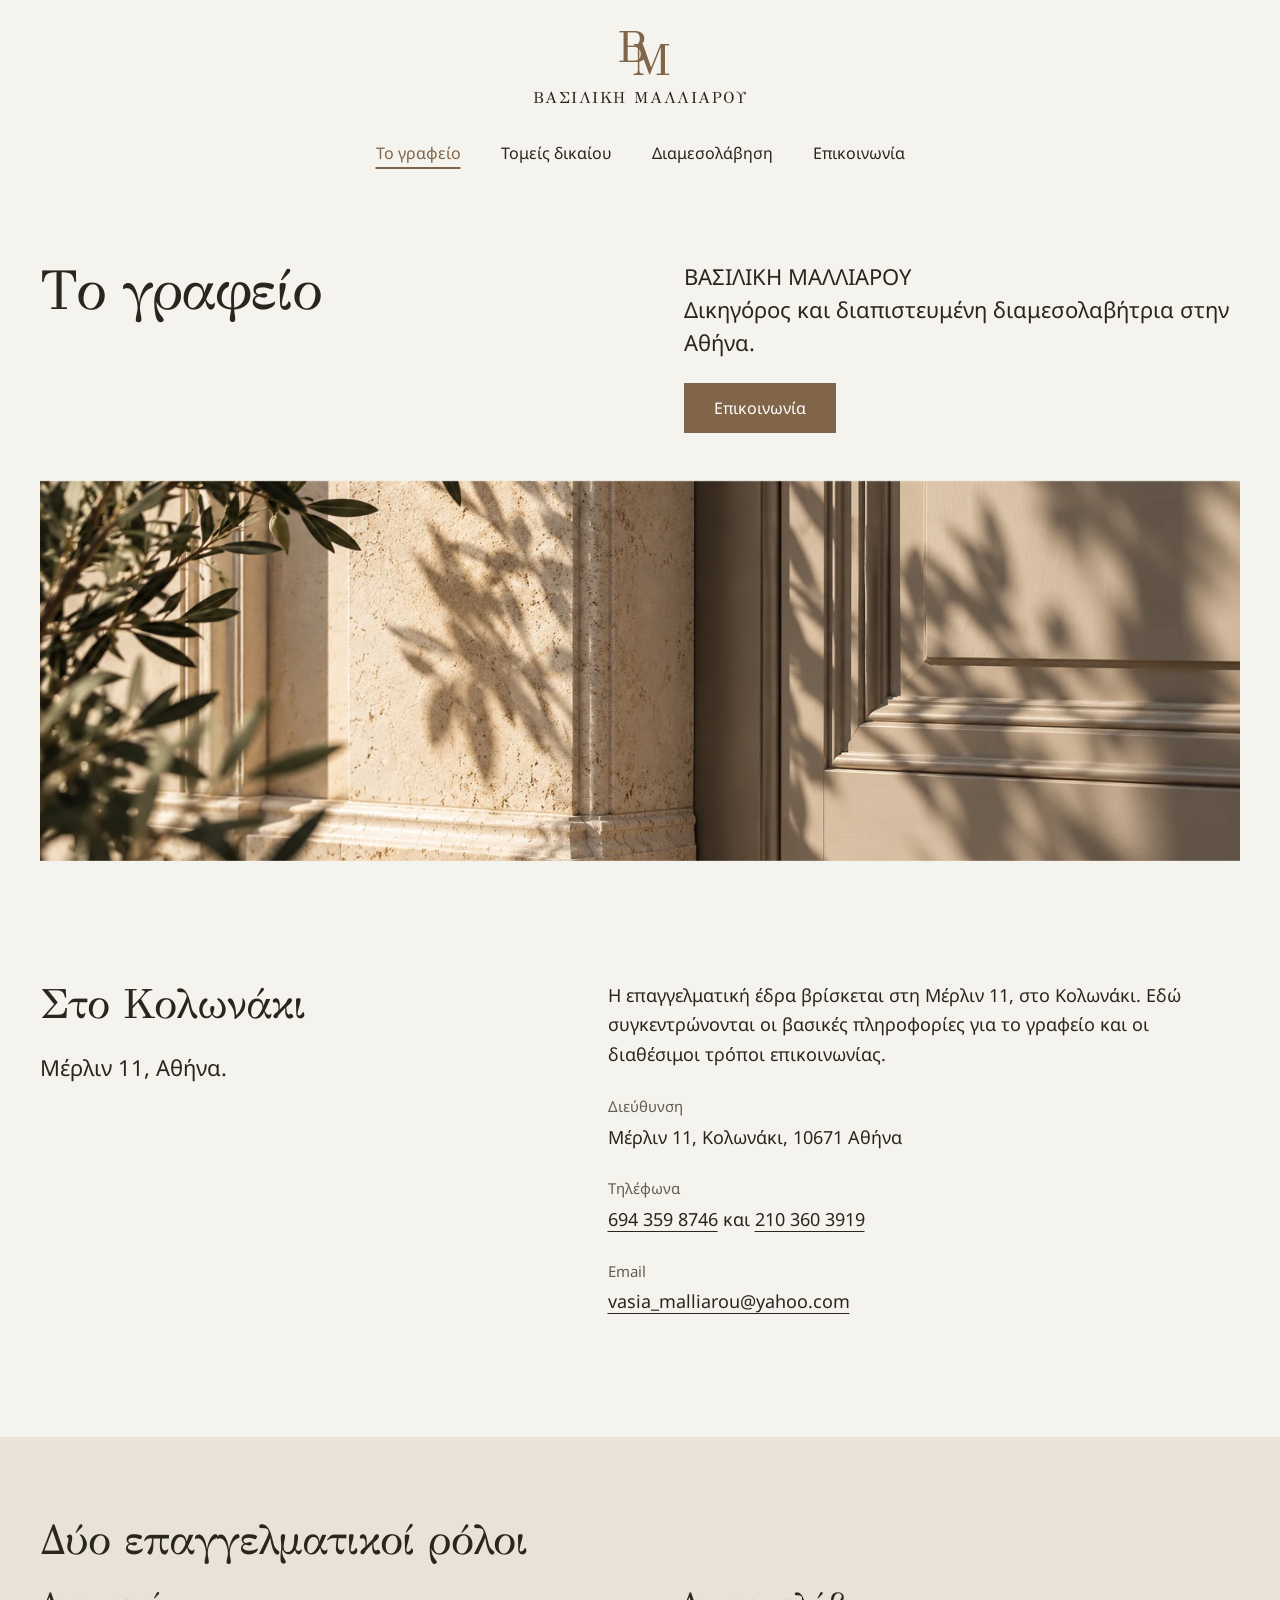
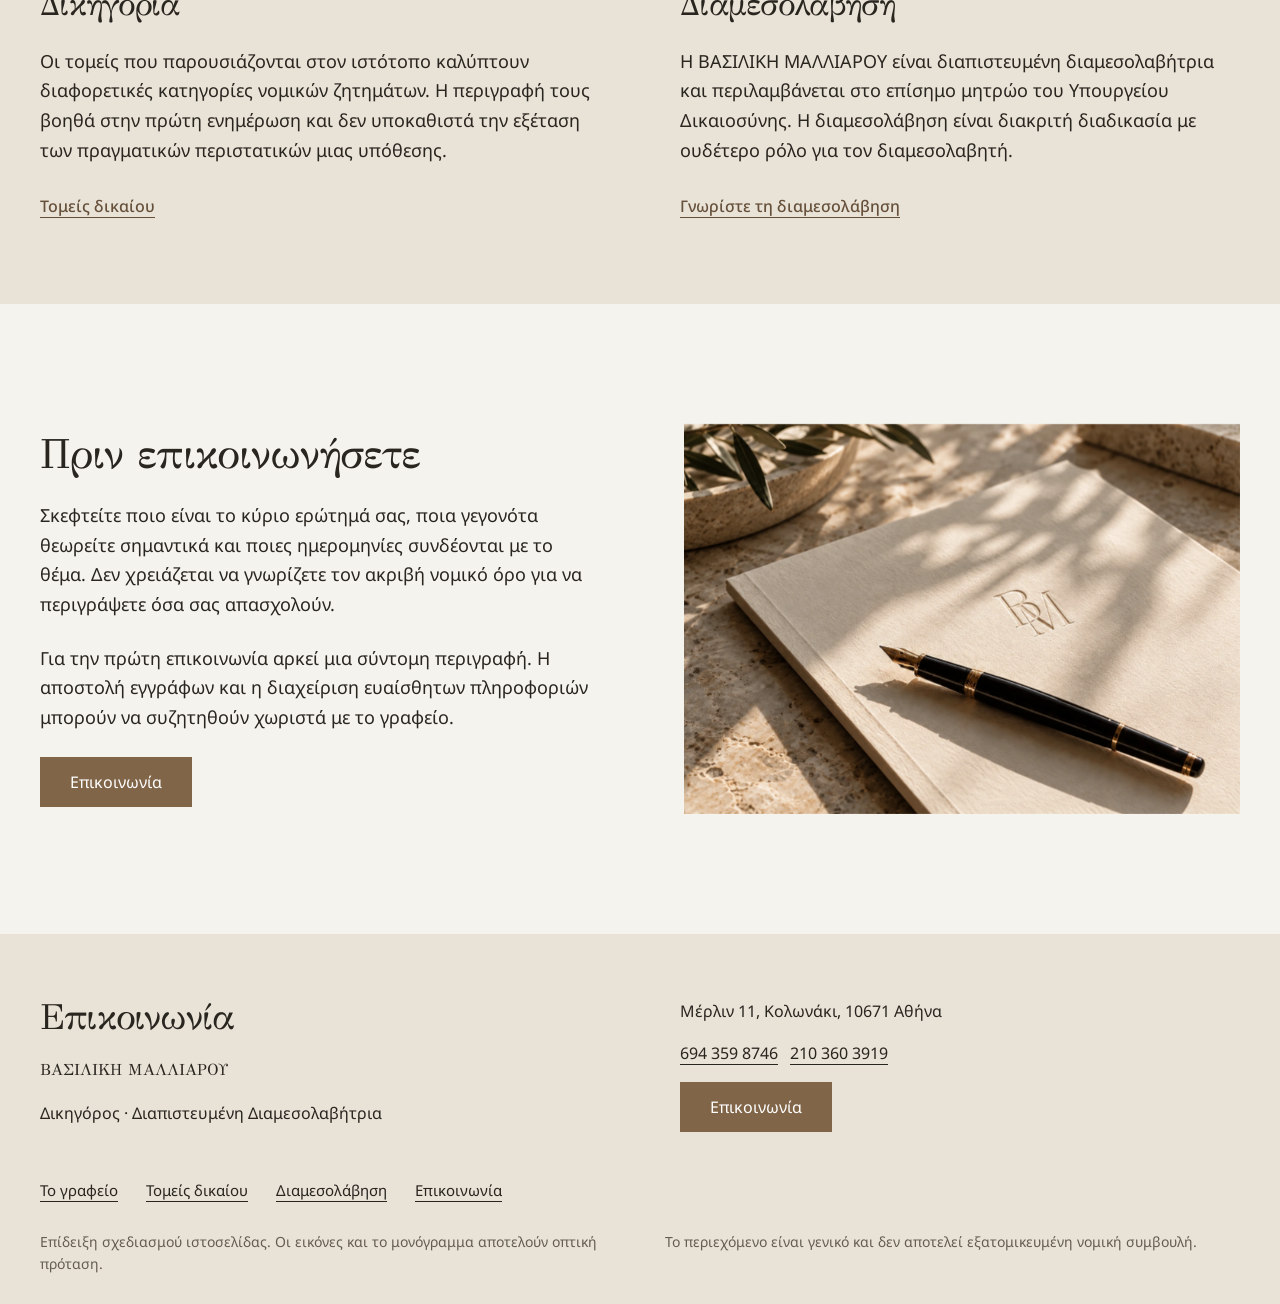
<file: site/grafeio.html>
<!doctype html>
<html lang="el"><head><meta charset="utf-8"><meta name="viewport" content="width=device-width,initial-scale=1"><meta name="robots" content="noindex,nofollow"><meta name="description" content="Το δικηγορικό γραφείο στη Μέρλιν 11, Κολωνάκι. Δικηγορία και διαπιστευμένη διαμεσολάβηση."><title>Το γραφείο | ΒΑΣΙΛΙΚΗ ΜΑΛΛΙΑΡΟΥ</title><link rel="icon" href="favicon.svg" type="image/svg+xml"><link rel="preload" href="assets/gfs-didot.ttf" as="font" type="font/ttf" crossorigin><link rel="preload" href="assets/noto-sans.ttf" as="font" type="font/ttf" crossorigin><link rel="stylesheet" href="styles.css"><script src="site.js" defer></script></head><body><a class="skip" href="#main">Μετάβαση στο περιεχόμενο</a><header class="site-header"><div class="wrap header-inner"><a class="brand reveal" href="index.html" aria-label="ΒΑΣΙΛΙΚΗ ΜΑΛΛΙΑΡΟΥ — Αρχική"><span class="monogram" aria-hidden="true"><span>Β</span><span>Μ</span></span><span class="brand-name">ΒΑΣΙΛΙΚΗ ΜΑΛΛΙΑΡΟΥ</span></a><button class="menu-toggle" type="button" aria-controls="navigation" aria-expanded="false">Μενού</button><nav class="primary-nav reveal" id="navigation" aria-label="Κύρια πλοήγηση" style="--delay:60ms"><a href="grafeio.html" aria-current="page">Το γραφείο</a><a href="tomeis.html">Τομείς δικαίου</a><a href="diamesolavisi.html">Διαμεσολάβηση</a><a href="epikoinonia.html">Επικοινωνία</a></nav></div></header><main id="main"><div class="wrap"><section class="page-hero"><h1 class="reveal">Το γραφείο</h1><div class="reveal"><p class="lead">ΒΑΣΙΛΙΚΗ ΜΑΛΛΙΑΡΟΥ<br>Δικηγόρος και διαπιστευμένη διαμεσολαβήτρια στην Αθήνα.</p><a class="button" href="epikoinonia.html">Επικοινωνία</a></div></section><figure class="wide-image reveal"><img src="assets/light-door.webp" alt="" width="1600" height="1067" loading="eager" fetchpriority="high" decoding="async" style=""></figure><section class="section reading-split"><div class="reveal"><h2>Στο Κολωνάκι</h2><p class="lead">Μέρλιν 11, Αθήνα.</p></div><div class="reveal"><p>Η επαγγελματική έδρα βρίσκεται στη Μέρλιν 11, στο Κολωνάκι. Εδώ συγκεντρώνονται οι βασικές πληροφορίες για το γραφείο και οι διαθέσιμοι τρόποι επικοινωνίας.</p><dl class="address-list"><dt>Διεύθυνση</dt><dd>Μέρλιν 11, Κολωνάκι, 10671 Αθήνα</dd><dt>Τηλέφωνα</dt><dd><a href="tel:+306943598746">694 359 8746</a> και <a href="tel:+302103603919">210 360 3919</a></dd><dt>Email</dt><dd><a href="mailto:vasia_malliarou@yahoo.com">vasia_malliarou@yahoo.com</a></dd></dl></div></section></div><section class="tone"><div class="wrap"><h2 class="reveal">Δύο επαγγελματικοί ρόλοι</h2><div class="roles"><div class="reveal"><h3>Δικηγορία</h3><p>Οι τομείς που παρουσιάζονται στον ιστότοπο καλύπτουν διαφορετικές κατηγορίες νομικών ζητημάτων. Η περιγραφή τους βοηθά στην πρώτη ενημέρωση και δεν υποκαθιστά την εξέταση των πραγματικών περιστατικών μιας υπόθεσης.</p><a class="text-link" href="tomeis.html">Τομείς δικαίου</a></div><div class="reveal"><h3>Διαμεσολάβηση</h3><p>Η ΒΑΣΙΛΙΚΗ ΜΑΛΛΙΑΡΟΥ είναι διαπιστευμένη διαμεσολαβήτρια και περιλαμβάνεται στο επίσημο μητρώο του Υπουργείου Δικαιοσύνης. Η διαμεσολάβηση είναι διακριτή διαδικασία με ουδέτερο ρόλο για τον διαμεσολαβητή.</p><a class="text-link" href="diamesolavisi.html">Γνωρίστε τη διαμεσολάβηση</a></div></div></div></section><section class="section wrap split"><div class="reveal"><h2>Πριν επικοινωνήσετε</h2><p>Σκεφτείτε ποιο είναι το κύριο ερώτημά σας, ποια γεγονότα θεωρείτε σημαντικά και ποιες ημερομηνίες συνδέονται με το θέμα. Δεν χρειάζεται να γνωρίζετε τον ακριβή νομικό όρο για να περιγράψετε όσα σας απασχολούν.</p><p>Για την πρώτη επικοινωνία αρκεί μια σύντομη περιγραφή. Η αποστολή εγγράφων και η διαχείριση ευαίσθητων πληροφοριών μπορούν να συζητηθούν χωριστά με το γραφείο.</p><a class="button" href="epikoinonia.html">Επικοινωνία</a></div><figure class="feature-photo reveal"><img src="assets/paper-pen.webp?v=bm-1" alt="" width="1600" height="1067" loading="lazy" decoding="async" style=""></figure></section></main><footer class="site-footer"><div class="wrap"><div class="footer-main"><div><h2>Επικοινωνία</h2><p class="footer-brand">ΒΑΣΙΛΙΚΗ ΜΑΛΛΙΑΡΟΥ</p><p>Δικηγόρος · Διαπιστευμένη Διαμεσολαβήτρια</p></div><div><p>Μέρλιν 11, Κολωνάκι, 10671 Αθήνα</p><p><a href="tel:+306943598746">694 359 8746</a> &nbsp; <a href="tel:+302103603919">210 360 3919</a></p><a class="button" href="epikoinonia.html">Επικοινωνία</a></div></div><nav class="footer-links" aria-label="Πλοήγηση υποσέλιδου"><a href="grafeio.html" aria-current="page">Το γραφείο</a><a href="tomeis.html">Τομείς δικαίου</a><a href="diamesolavisi.html">Διαμεσολάβηση</a><a href="epikoinonia.html">Επικοινωνία</a></nav><div class="footer-notes"><p>Επίδειξη σχεδιασμού ιστοσελίδας. Οι εικόνες και το μονόγραμμα αποτελούν οπτική πρόταση.</p><p>Το περιεχόμενο είναι γενικό και δεν αποτελεί εξατομικευμένη νομική συμβουλή.</p></div></div></footer>
<!-- Cloudflare Web Analytics --><script type='module' src='https://static.cloudflareinsights.com/beacon.min.js' data-cf-beacon='{"token": "725f705bd67242419c5879c12c31735f"}'></script><!-- End Cloudflare Web Analytics -->
</body></html>
</file>
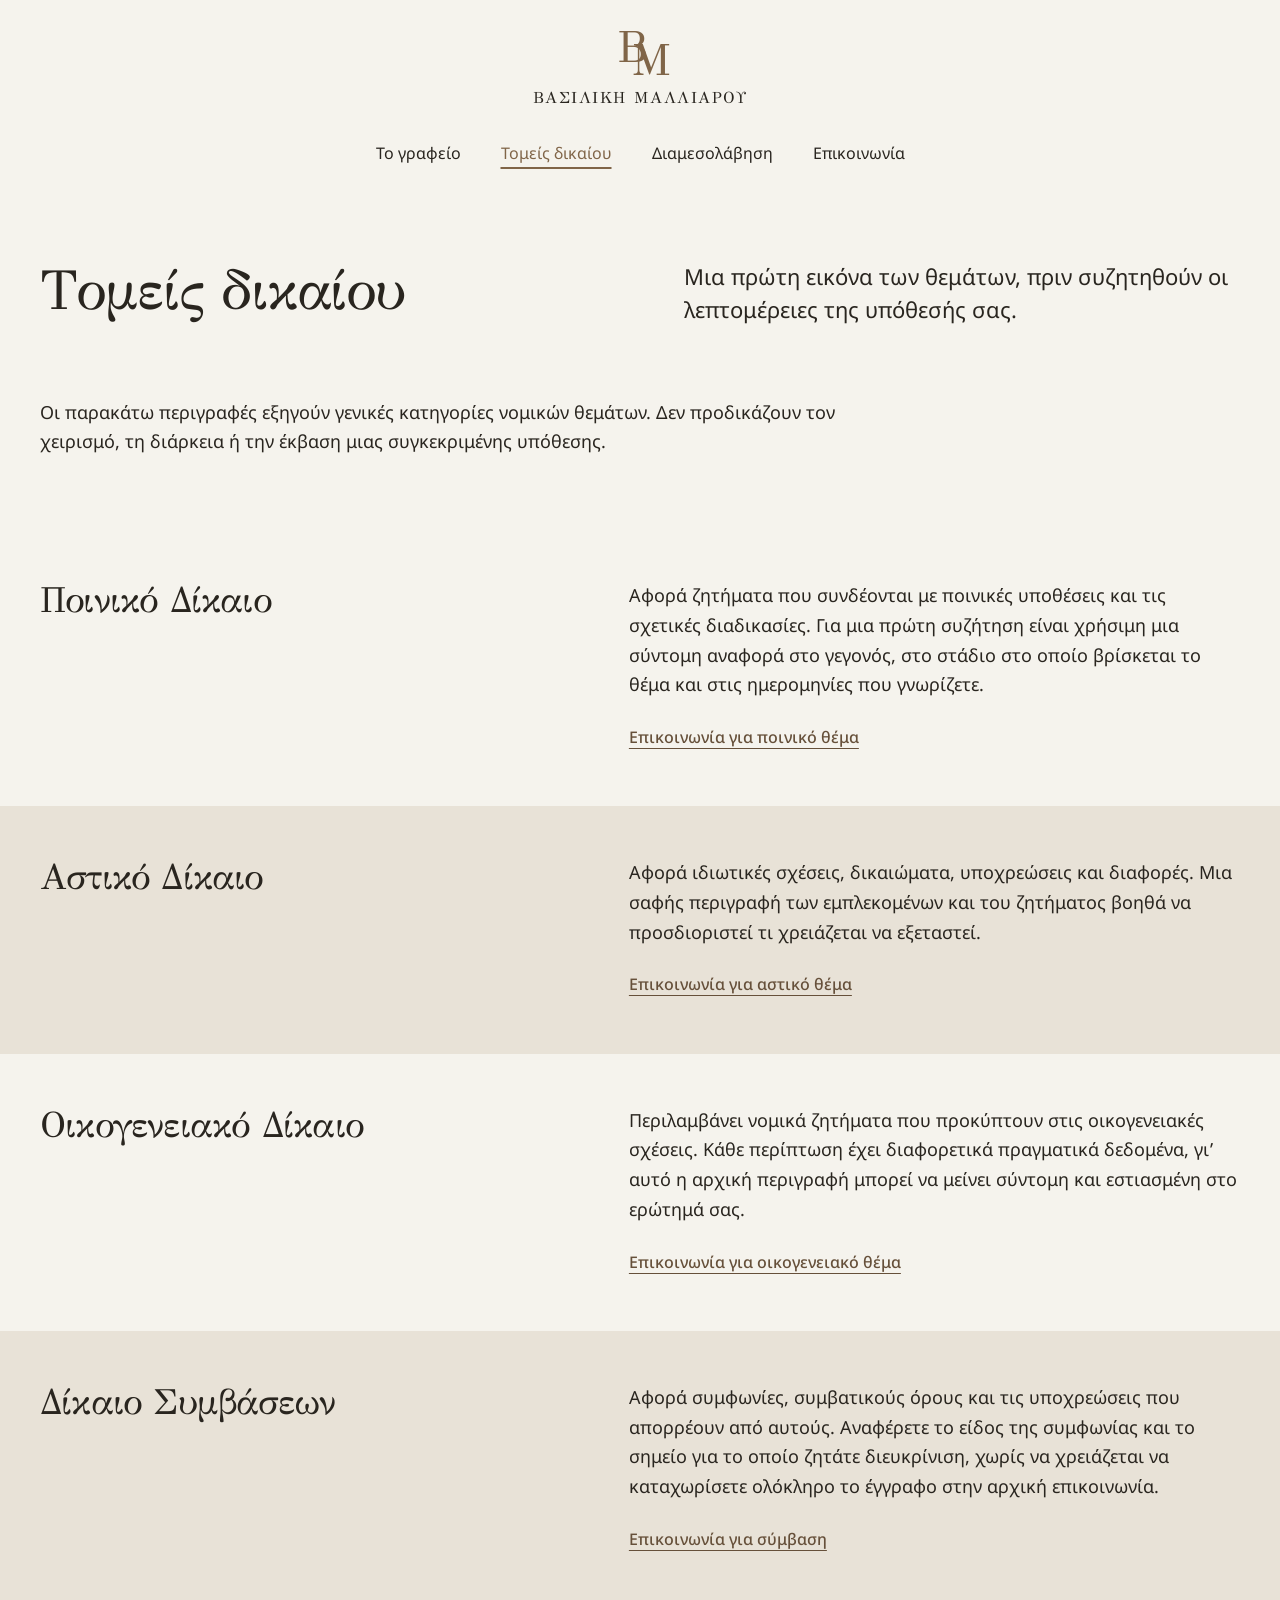
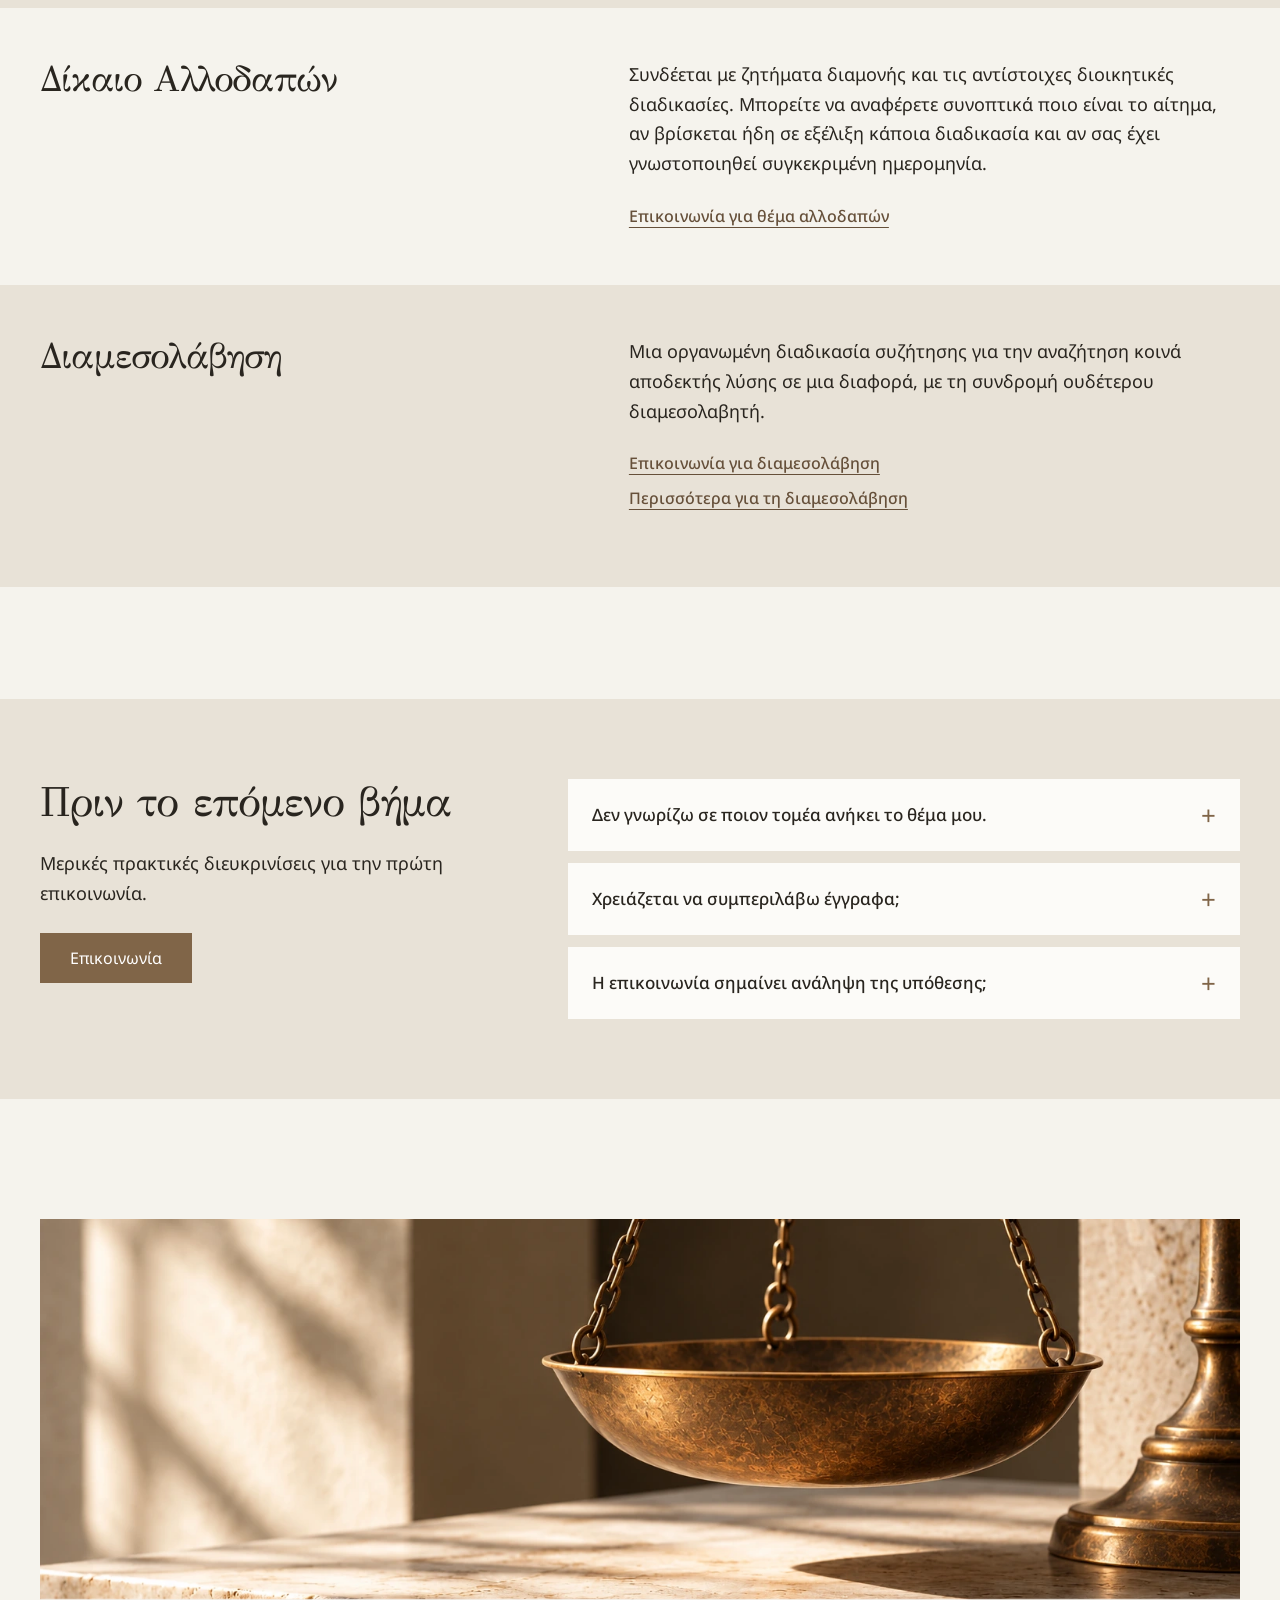
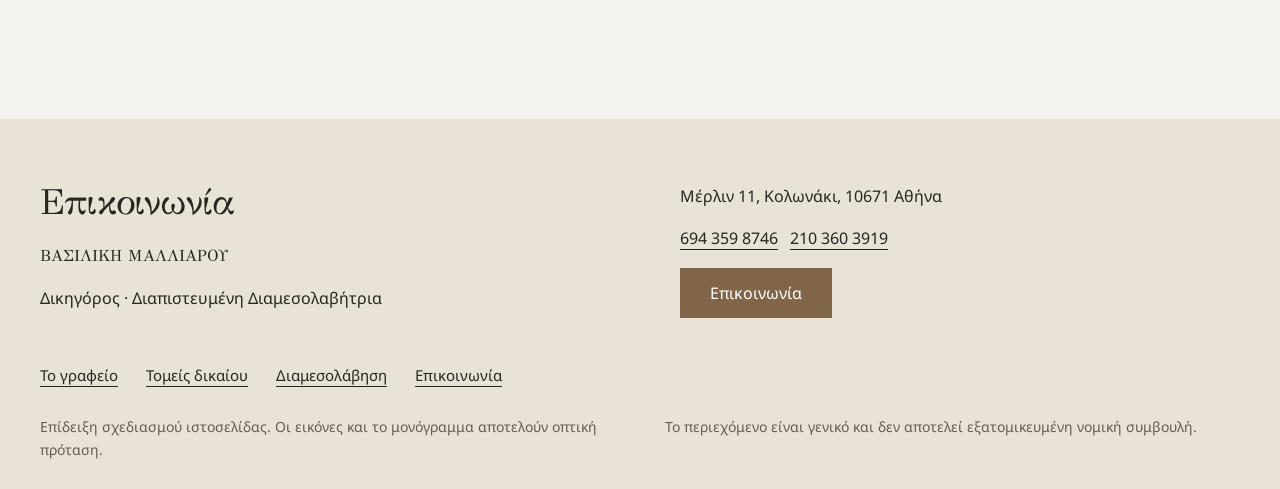
<file: site/tomeis.html>
<!doctype html>
<html lang="el"><head><meta charset="utf-8"><meta name="viewport" content="width=device-width,initial-scale=1"><meta name="robots" content="noindex,nofollow"><meta name="description" content="Ποινικό, αστικό, οικογενειακό δίκαιο, συμβάσεις, δίκαιο αλλοδαπών και διαμεσολάβηση."><title>Τομείς δικαίου | ΒΑΣΙΛΙΚΗ ΜΑΛΛΙΑΡΟΥ</title><link rel="icon" href="favicon.svg" type="image/svg+xml"><link rel="preload" href="assets/gfs-didot.ttf" as="font" type="font/ttf" crossorigin><link rel="preload" href="assets/noto-sans.ttf" as="font" type="font/ttf" crossorigin><link rel="stylesheet" href="styles.css"><script src="site.js" defer></script></head><body><a class="skip" href="#main">Μετάβαση στο περιεχόμενο</a><header class="site-header"><div class="wrap header-inner"><a class="brand reveal" href="index.html" aria-label="ΒΑΣΙΛΙΚΗ ΜΑΛΛΙΑΡΟΥ — Αρχική"><span class="monogram" aria-hidden="true"><span>Β</span><span>Μ</span></span><span class="brand-name">ΒΑΣΙΛΙΚΗ ΜΑΛΛΙΑΡΟΥ</span></a><button class="menu-toggle" type="button" aria-controls="navigation" aria-expanded="false">Μενού</button><nav class="primary-nav reveal" id="navigation" aria-label="Κύρια πλοήγηση" style="--delay:60ms"><a href="grafeio.html">Το γραφείο</a><a href="tomeis.html" aria-current="page">Τομείς δικαίου</a><a href="diamesolavisi.html">Διαμεσολάβηση</a><a href="epikoinonia.html">Επικοινωνία</a></nav></div></header><main id="main"><div class="wrap"><section class="page-hero"><h1 class="reveal">Τομείς δικαίου</h1><p class="lead reveal">Μια πρώτη εικόνα των θεμάτων, πριν συζητηθούν οι λεπτομέρειες της υπόθεσής σας.</p></section><p class="practice-intro reveal">Οι παρακάτω περιγραφές εξηγούν γενικές κατηγορίες νομικών θεμάτων. Δεν προδικάζουν τον χειρισμό, τη διάρκεια ή την έκβαση μιας συγκεκριμένης υπόθεσης.</p><div class="practice-list"><section class="practice-item" id="poiniko"><h2 class="reveal">Ποινικό Δίκαιο</h2><div class="reveal"><p>Αφορά ζητήματα που συνδέονται με ποινικές υποθέσεις και τις σχετικές διαδικασίες. Για μια πρώτη συζήτηση είναι χρήσιμη μια σύντομη αναφορά στο γεγονός, στο στάδιο στο οποίο βρίσκεται το θέμα και στις ημερομηνίες που γνωρίζετε.</p><a class="text-link" href="epikoinonia.html?thema=poiniko">Επικοινωνία για ποινικό θέμα</a></div></section><section class="practice-item" id="astiko"><h2 class="reveal">Αστικό Δίκαιο</h2><div class="reveal"><p>Αφορά ιδιωτικές σχέσεις, δικαιώματα, υποχρεώσεις και διαφορές. Μια σαφής περιγραφή των εμπλεκομένων και του ζητήματος βοηθά να προσδιοριστεί τι χρειάζεται να εξεταστεί.</p><a class="text-link" href="epikoinonia.html?thema=astiko">Επικοινωνία για αστικό θέμα</a></div></section><section class="practice-item" id="oikogeneiako"><h2 class="reveal">Οικογενειακό Δίκαιο</h2><div class="reveal"><p>Περιλαμβάνει νομικά ζητήματα που προκύπτουν στις οικογενειακές σχέσεις. Κάθε περίπτωση έχει διαφορετικά πραγματικά δεδομένα, γι’ αυτό η αρχική περιγραφή μπορεί να μείνει σύντομη και εστιασμένη στο ερώτημά σας.</p><a class="text-link" href="epikoinonia.html?thema=oikogeneiako">Επικοινωνία για οικογενειακό θέμα</a></div></section><section class="practice-item" id="symvaseis"><h2 class="reveal">Δίκαιο Συμβάσεων</h2><div class="reveal"><p>Αφορά συμφωνίες, συμβατικούς όρους και τις υποχρεώσεις που απορρέουν από αυτούς. Αναφέρετε το είδος της συμφωνίας και το σημείο για το οποίο ζητάτε διευκρίνιση, χωρίς να χρειάζεται να καταχωρίσετε ολόκληρο το έγγραφο στην αρχική επικοινωνία.</p><a class="text-link" href="epikoinonia.html?thema=symvaseis">Επικοινωνία για σύμβαση</a></div></section><section class="practice-item" id="allodapon"><h2 class="reveal">Δίκαιο Αλλοδαπών</h2><div class="reveal"><p>Συνδέεται με ζητήματα διαμονής και τις αντίστοιχες διοικητικές διαδικασίες. Μπορείτε να αναφέρετε συνοπτικά ποιο είναι το αίτημα, αν βρίσκεται ήδη σε εξέλιξη κάποια διαδικασία και αν σας έχει γνωστοποιηθεί συγκεκριμένη ημερομηνία.</p><a class="text-link" href="epikoinonia.html?thema=allodapon">Επικοινωνία για θέμα αλλοδαπών</a></div></section><section class="practice-item" id="diamesolavisi"><h2 class="reveal">Διαμεσολάβηση</h2><div class="reveal"><p>Μια οργανωμένη διαδικασία συζήτησης για την αναζήτηση κοινά αποδεκτής λύσης σε μια διαφορά, με τη συνδρομή ουδέτερου διαμεσολαβητή.</p><a class="text-link" href="epikoinonia.html?thema=diamesolavisi">Επικοινωνία για διαμεσολάβηση</a><p><a class="text-link" href="diamesolavisi.html">Περισσότερα για τη διαμεσολάβηση</a></p></div></section></div></div><section class="tone"><div class="wrap faq-layout"><div class="reveal"><h2>Πριν το επόμενο βήμα</h2><p>Μερικές πρακτικές διευκρινίσεις για την πρώτη επικοινωνία.</p><a class="button" href="epikoinonia.html">Επικοινωνία</a></div><div class="faq-list"><details><summary>Δεν γνωρίζω σε ποιον τομέα ανήκει το θέμα μου.</summary><p>Επιλέξτε «Άλλο θέμα / Δεν είμαι βέβαιος» στη σελίδα επικοινωνίας και περιγράψτε το ερώτημά σας με δικά σας λόγια.</p></details><details><summary>Χρειάζεται να συμπεριλάβω έγγραφα;</summary><p>Η φόρμα του δείγματος δεν δέχεται αρχεία. Για πραγματική επικοινωνία, χρησιμοποιήστε τα στοιχεία του γραφείου και συζητήστε ποια έγγραφα χρειάζονται και πώς θα δοθούν.</p></details><details><summary>Η επικοινωνία σημαίνει ανάληψη της υπόθεσης;</summary><p>Η πρώτη επικοινωνία δεν αποτελεί συμφωνία ανάθεσης. Το αντικείμενο, οι όροι συνεργασίας και η αμοιβή συζητούνται χωριστά.</p></details></div></div></section><div class="wrap section"><figure class="wide-image reveal"><img src="assets/bronze-stone.webp?v=scales-1" alt="" width="1600" height="1067" loading="lazy" decoding="async" style=""></figure></div></main><footer class="site-footer"><div class="wrap"><div class="footer-main"><div><h2>Επικοινωνία</h2><p class="footer-brand">ΒΑΣΙΛΙΚΗ ΜΑΛΛΙΑΡΟΥ</p><p>Δικηγόρος · Διαπιστευμένη Διαμεσολαβήτρια</p></div><div><p>Μέρλιν 11, Κολωνάκι, 10671 Αθήνα</p><p><a href="tel:+306943598746">694 359 8746</a> &nbsp; <a href="tel:+302103603919">210 360 3919</a></p><a class="button" href="epikoinonia.html">Επικοινωνία</a></div></div><nav class="footer-links" aria-label="Πλοήγηση υποσέλιδου"><a href="grafeio.html">Το γραφείο</a><a href="tomeis.html" aria-current="page">Τομείς δικαίου</a><a href="diamesolavisi.html">Διαμεσολάβηση</a><a href="epikoinonia.html">Επικοινωνία</a></nav><div class="footer-notes"><p>Επίδειξη σχεδιασμού ιστοσελίδας. Οι εικόνες και το μονόγραμμα αποτελούν οπτική πρόταση.</p><p>Το περιεχόμενο είναι γενικό και δεν αποτελεί εξατομικευμένη νομική συμβουλή.</p></div></div></footer>
<!-- Cloudflare Web Analytics --><script type='module' src='https://static.cloudflareinsights.com/beacon.min.js' data-cf-beacon='{"token": "725f705bd67242419c5879c12c31735f"}'></script><!-- End Cloudflare Web Analytics -->
</body></html>
</file>
<file: site/styles.css>
@font-face{font-family:'GFS Didot';src:url('assets/gfs-didot.ttf') format('truetype');font-weight:400;font-style:normal;font-display:swap}
@font-face{font-family:'Noto Sans';src:url('assets/noto-sans.ttf') format('truetype');font-weight:100 900;font-style:normal;font-display:swap}
:root{--ground:#F5F3ED;--surface:#E8E2D7;--white:#FCFBF8;--ink:#29251F;--muted:#655C50;--accent:#806548;--accent-hover:#66503A;--focus:#56412C;--error:#8E2922;--display:'GFS Didot',Georgia,serif;--body:'Noto Sans',Arial,sans-serif}
*{box-sizing:border-box}html{scroll-padding-top:24px}body{margin:0;background:var(--ground);color:var(--ink);font:400 18px/1.65 var(--body);-webkit-font-smoothing:antialiased}a{color:inherit;text-underline-offset:5px;text-decoration-thickness:1px}button,input,select,textarea{font:inherit}button,a{-webkit-tap-highlight-color:transparent}button{cursor:pointer}img{display:block;width:100%;height:100%;object-fit:cover}figure{margin:0}p{margin:0 0 24px}p:last-child{margin-bottom:0}h1,h2,h3{font-family:var(--display);font-weight:400;line-height:1.1;letter-spacing:-.022em;margin:0 0 24px;text-wrap:balance}h1{font-size:56px}h2{font-size:42px}h3{font-size:30px}small,.small{font-size:14px;line-height:1.6}.muted{color:var(--muted)}[hidden]{display:none!important}a:focus-visible,button:focus-visible,summary:focus-visible,input:focus-visible,select:focus-visible,textarea:focus-visible,[tabindex='-1']:focus-visible{outline:2px solid var(--focus);outline-offset:5px}a:focus-visible{border-radius:0}.wrap{width:min(1200px,calc(100% - 80px));margin-inline:auto}.skip{position:absolute;left:20px;top:-100px;z-index:20;background:var(--white);padding:12px 18px}.skip:focus{top:16px}.site-header{padding:24px 0 22px;text-align:center}.brand{display:inline-flex;flex-direction:column;align-items:center;text-decoration:none}.monogram{display:block;height:51px;width:61px;position:relative;font-family:var(--display);font-size:45px;line-height:1;color:var(--accent)}.monogram span:first-child{position:absolute;left:8px;top:0}.monogram span:last-child{position:absolute;left:22px;top:13px}.brand-name{font-family:var(--display);font-size:16px;letter-spacing:.09em;margin-top:10px}.primary-nav{display:flex;align-items:center;justify-content:center;gap:40px;margin-top:24px}.primary-nav a{text-decoration:none;font-size:16px;padding:5px 0}.primary-nav a[aria-current='page']{color:var(--accent);text-decoration:underline;text-decoration-thickness:2px;text-underline-offset:8px}.menu-toggle{display:none;background:transparent;color:var(--ink);border:0;padding:12px 0 12px 16px;font-size:16px}.button{display:inline-flex;align-items:center;justify-content:center;min-height:50px;padding:12px 30px;border:0;border-radius:0;background:var(--accent);color:#fff;font-size:16px;font-weight:400;line-height:1.5;text-decoration:none;transition:background-color 150ms ease-out,transform 150ms ease-out}.button.secondary{background:var(--surface);color:var(--ink)}.text-link{display:inline-block;font-size:16px;color:var(--accent-hover);padding:4px 0;font-weight:500}.hero{text-align:center;padding:49px 0 40px}.hero h1{font-size:64px;line-height:1.06;margin:0 auto 27px;max-width:760px}.hero .lead{max-width:790px;margin:0 auto 28px}.lead{font-size:22px;line-height:1.5}.hero-diptych{display:grid;grid-template-columns:7fr 3fr;gap:12px;height:470px}.hero-diptych figure{overflow:hidden}.section{padding-block:120px}.section-heading{max-width:650px}.split{display:grid;grid-template-columns:1fr 1fr;gap:88px;align-items:center}.split.start{align-items:start}.office-photo{height:260px;margin-top:30px}.statement{font:400 30px/1.25 var(--display);letter-spacing:-.02em}.location{margin-top:28px;font-size:16px;color:var(--accent-hover)}.practice-overview{display:grid;grid-template-columns:1fr 1.2fr;gap:100px}.practice-links{display:grid;grid-template-columns:1fr 1fr;gap:36px 38px}.practice-links a{display:block;text-decoration:none}.practice-links h3{font-size:25px;line-height:1.2;margin-bottom:10px}.practice-links p{font-size:16px;line-height:1.6}.tone{background:var(--surface)}.tone .wrap{padding-block:80px}.feature-photo{height:390px}.contact-close{display:grid;grid-template-columns:1fr 1fr;gap:90px;align-items:center}.contact-close .lead{max-width:510px}.contact-inline{font-size:16px;margin-top:28px;display:flex;flex-wrap:wrap;gap:8px 24px}.page-hero{display:grid;grid-template-columns:1fr 1fr;gap:88px;align-items:start;padding:66px 0 48px}.page-hero p{margin-bottom:24px}.wide-image{height:380px}.wide-image img{object-position:center 52%}.reading-split{display:grid;grid-template-columns:.85fr 1.15fr;gap:100px;align-items:start}.reading-split h2{max-width:400px}.roles{display:grid;grid-template-columns:1fr 1fr;gap:80px}.roles h3{font-size:32px}.preparation{display:grid;grid-template-columns:1fr 1fr;gap:80px}.address-list{margin:0}.address-list dt{font-size:15px;color:var(--muted);margin-top:24px}.address-list dt:first-child{margin-top:0}.address-list dd{margin:4px 0 0}.address-list a{overflow-wrap:anywhere}.practice-intro{padding:0 0 48px;max-width:840px}.practice-list{padding-bottom:112px}.practice-item{display:grid;grid-template-columns:1fr 1.25fr;gap:100px;padding:52px 0}.practice-item h2{font-size:36px;margin-bottom:0;max-width:440px}.practice-item:nth-child(even){background:var(--surface)}.practice-item:nth-child(even)>.wrap{padding-block:0}.practice-item .wrap{display:contents}.practice-item:nth-child(even){padding-inline:40px;margin-inline:-40px}.practice-item p{margin-bottom:20px}.faq-layout{display:grid;grid-template-columns:.8fr 1.2fr;gap:80px}.faq-list{display:grid;gap:12px}details{background:var(--white);padding:20px 24px}summary{cursor:pointer;font-size:17px;font-weight:500;list-style:none;display:flex;align-items:center;justify-content:space-between;gap:24px;min-height:32px}summary::-webkit-details-marker{display:none}summary:after{content:'+';font-size:26px;font-weight:400;line-height:1;flex:none;color:var(--accent)}details[open] summary:after{content:'−'}details p{font-size:17px;margin-top:20px}.faq-note{margin-top:28px}.mediation-image{height:410px}.process-list{padding:0;margin:0;list-style:none;display:grid;gap:34px}.process-list li{padding-left:0}.process-list h3{font-size:28px;margin-bottom:12px}.contact-layout{display:grid;grid-template-columns:.8fr 1.2fr;gap:100px;padding-bottom:112px}.contact-details h2{font-size:32px}.contact-details .contact-photo{height:280px;margin-top:40px}.form-panel{background:var(--white);padding:36px}.form-panel h2{font-size:32px}.demo-notice{background:var(--surface);padding:18px 20px;font-size:15px;line-height:1.6;margin:24px 0}.form-note{font-size:14px;color:var(--muted);margin-bottom:24px}fieldset{margin:0;padding:0;border:0;min-width:0}.form-grid{display:grid;grid-template-columns:1fr 1fr;gap:24px}.field{margin-bottom:24px;min-width:0}.form-grid .field{margin:0}.field.full{grid-column:1 / -1}label{display:block;font-size:16px;margin-bottom:8px;font-weight:500}input,select,textarea{display:block;width:100%;min-width:0;background:var(--ground);color:var(--ink);border:1px solid #978977;border-radius:0;padding:12px 13px;font-size:16px;line-height:1.5}input,select{min-height:50px}textarea{resize:vertical;min-height:160px}input[aria-invalid='true'],select[aria-invalid='true'],textarea[aria-invalid='true']{border:2px solid var(--error);padding:11px 12px}.hint{font-size:14px;color:var(--muted);line-height:1.5;margin:8px 0 0}.error{font-size:14px;color:var(--error);line-height:1.5;margin:8px 0 0}.error:empty{display:none}.form-actions{display:flex;gap:16px;flex-wrap:wrap;margin-top:28px}.form-summary{font-size:15px;color:var(--error);margin:20px 0 0}.form-status{font-size:15px;margin:16px 0 0}.preview{background:var(--surface);padding:28px;margin-top:32px}.preview h3{font-size:27px}.preview-status{font-weight:500;margin-bottom:16px}.preview dl{margin:24px 0}.preview dt{font-size:14px;color:var(--muted);margin-top:16px}.preview dd{margin:4px 0 0;white-space:pre-wrap;overflow-wrap:anywhere}.site-footer{background:var(--surface);padding:64px 0 28px}.footer-main{display:grid;grid-template-columns:1fr 1fr;gap:80px}.footer-main h2{font-size:36px;margin-bottom:20px}.footer-main p{font-size:16px;margin-bottom:16px}.footer-brand{font-family:var(--display);font-size:21px}.footer-links{display:flex;gap:16px 28px;flex-wrap:wrap;font-size:15px;margin:36px 0 28px}.footer-notes{display:grid;grid-template-columns:1fr 1fr;gap:50px;color:var(--muted);font-size:14px;line-height:1.6}.footer-notes p{margin:0}.source-link{font-size:14px;margin-top:28px}.visually-hidden{position:absolute;width:1px;height:1px;padding:0;margin:-1px;overflow:hidden;clip:rect(0,0,0,0);white-space:nowrap;border:0}
@media(hover:hover){.button:hover{background:var(--accent-hover)}.button.secondary:hover{background:#dcd3c5}.primary-nav a:hover,.text-link:hover,.footer-links a:hover{color:var(--accent-hover);text-decoration:underline}.practice-links a:hover h3{text-decoration:underline;text-underline-offset:6px}.brand:hover .monogram{color:var(--accent-hover)}}
@media(prefers-reduced-motion:no-preference){.button:not(:disabled):active{transform:scale(.96)}.reveal.in-view{animation:arrive 550ms ease-out both;animation-delay:var(--delay,0ms)}@keyframes arrive{from{opacity:0;transform:translateY(12px)}to{opacity:1;transform:translateY(0)}}}
@media(min-width:701px) and (max-width:1000px){.wrap{width:calc(100% - 48px)}.split,.page-hero,.contact-close{gap:48px}.practice-overview,.reading-split,.contact-layout{gap:48px}.hero h1{font-size:58px}.hero-diptych{height:390px}.section{padding-block:88px}.practice-links{grid-template-columns:1fr;gap:28px}.practice-item{gap:48px}.practice-item:nth-child(even){padding-inline:24px;margin-inline:-24px}.form-panel{padding:28px}.form-grid{grid-template-columns:1fr}.roles,.preparation,.faq-layout{gap:48px}.contact-layout{grid-template-columns:.85fr 1.15fr}.brand-name{font-size:15px}h2{font-size:36px}.statement{font-size:27px}}
@media(max-width:700px){body{font-size:17px;line-height:1.65}.wrap{width:calc(100% - 40px)}h1{font-size:38px}h2{font-size:30px;line-height:1.15}h3{font-size:26px}.lead{font-size:19px}.site-header{padding:18px 0;text-align:left}.header-inner{display:flex;align-items:center;justify-content:space-between;gap:12px;flex-wrap:wrap}.brand{align-items:flex-start}.brand .monogram{height:38px;width:44px;font-size:33px}.monogram span:first-child{left:2px}.monogram span:last-child{left:13px;top:10px}.brand-name{font-size:13px;letter-spacing:.06em;margin-top:8px}.menu-toggle{display:block;min-height:44px}.primary-nav{display:flex;width:100%;margin-top:18px;padding:16px 0 8px;align-items:flex-start;gap:4px;flex-direction:column}.primary-nav a{padding:10px 0;font-size:17px}.js .primary-nav{display:none}.js .primary-nav.is-open{display:flex}.hero{padding:34px 0 32px}.hero h1{font-size:40px;line-height:1.08;margin-bottom:24px;max-width:355px}.hero .lead{margin-bottom:24px}.hero-diptych{display:grid;grid-template-columns:1fr;height:auto;gap:10px}.hero-diptych figure:first-child{height:270px}.hero-diptych figure:last-child{height:160px}.hero-diptych figure:last-child img{object-position:center 57%}.section{padding-block:72px}.split,.practice-overview,.contact-close,.page-hero,.reading-split,.roles,.preparation,.faq-layout,.contact-layout,.footer-main,.footer-notes{grid-template-columns:1fr;gap:32px}.office-photo{height:240px;margin-top:24px}.statement{font-size:26px;line-height:1.3}.practice-links{grid-template-columns:1fr;gap:28px}.practice-links h3{font-size:25px;margin-bottom:8px}.practice-links p{font-size:16px}.tone .wrap{padding-block:56px}.feature-photo{height:280px}.page-hero{padding:42px 0 32px;gap:0}.page-hero h1{margin-bottom:24px}.wide-image{height:260px}.mediation-image{height:270px}.contact-inline{margin-top:24px;gap:8px 16px}.practice-intro{padding-bottom:24px}.practice-list{padding-bottom:72px}.practice-item{grid-template-columns:1fr;gap:18px;padding-block:36px}.practice-item h2{font-size:30px}.practice-item:nth-child(even){padding-inline:20px;margin-inline:-20px}.faq-layout{gap:20px}details{padding:18px 20px}summary{font-size:16px;gap:18px}.contact-layout{padding-bottom:72px;gap:48px}.contact-details h2,.form-panel h2{font-size:28px}.contact-details .contact-photo{height:200px;margin-top:28px}.form-panel{padding:24px 20px;margin-inline:-20px}.form-grid{grid-template-columns:1fr;gap:24px}.form-actions .button{width:100%}.preview{padding:24px 18px}.preview h3{font-size:25px}.footer-main{gap:32px}.site-footer{padding:48px 0 24px}.footer-main h2{font-size:30px}.footer-brand{font-size:19px}.footer-links{margin:28px 0 24px;gap:16px 24px}.footer-notes{gap:16px}.button{padding-inline:26px}.source-link{margin-top:24px}}
@media(forced-colors:active){.button{border:1px solid ButtonText}input,select,textarea{border:1px solid CanvasText}.primary-nav a[aria-current='page']{text-decoration:underline}}
</file>
